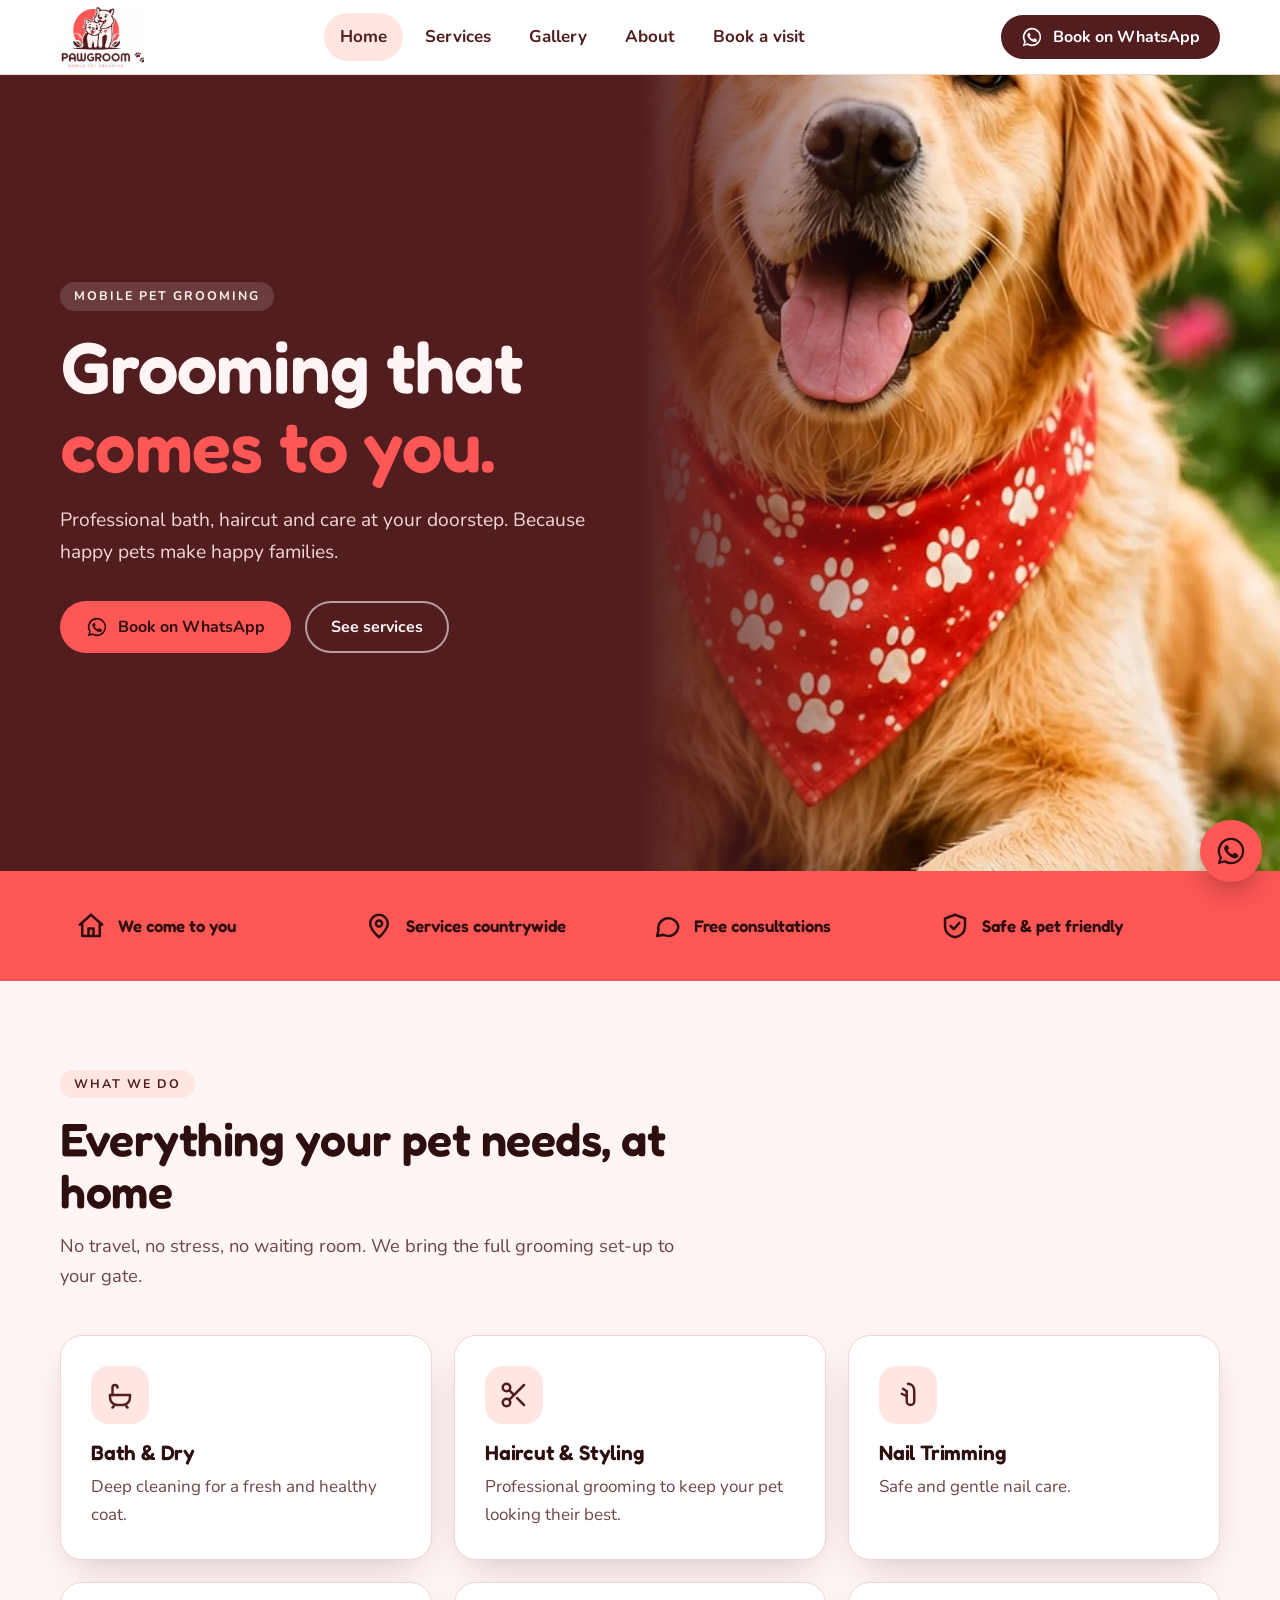
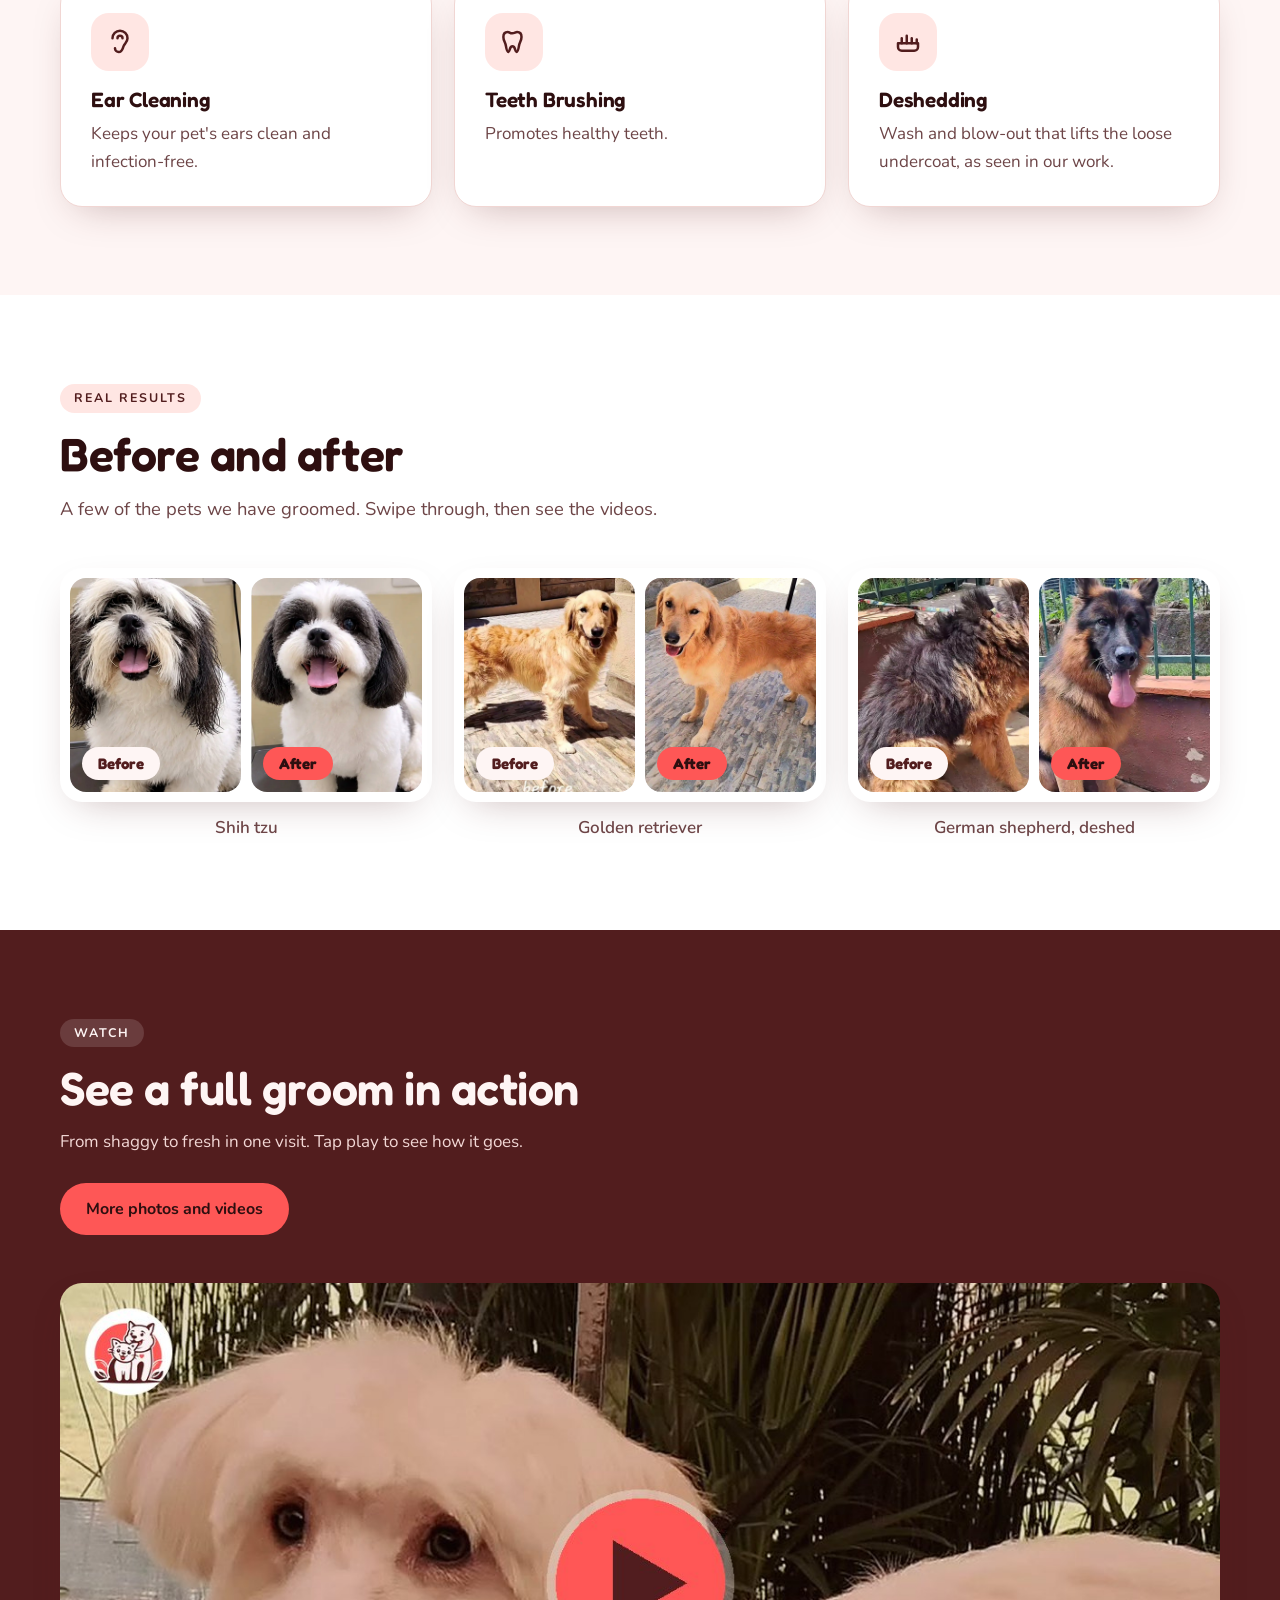
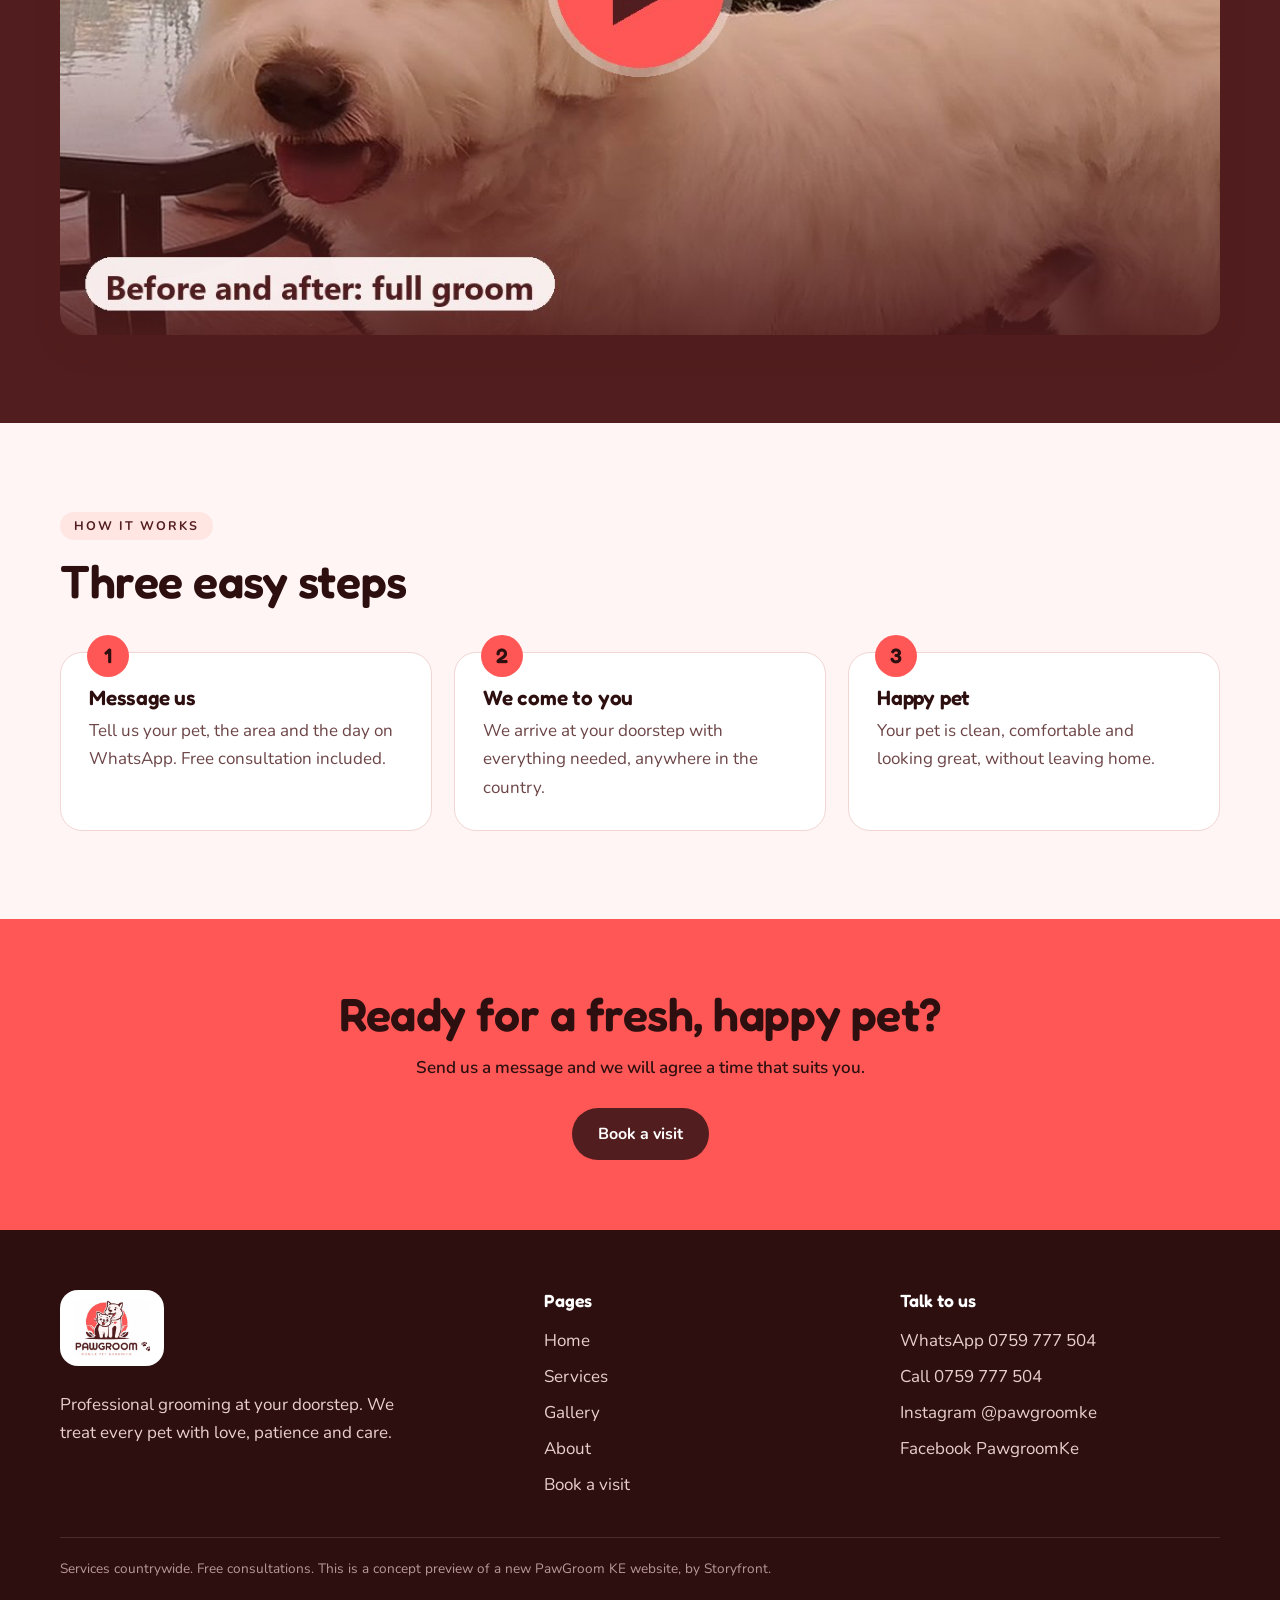
<file: index.html>
<!doctype html>
<html lang="en"><head><meta charset="utf-8"><meta name="viewport" content="width=device-width,initial-scale=1">
<title>PawGroom KE | Mobile pet grooming that comes to you</title><meta name="description" content="Professional mobile pet grooming at your doorstep. Bath, haircut, nails, ears and teeth. Services countrywide. Free consultations.">
<meta name="theme-color" content="#521D1E"><meta name="robots" content="noindex,nofollow">
<meta property="og:type" content="website"><meta property="og:site_name" content="PawGroom KE"><meta property="og:title" content="PawGroom KE | Mobile pet grooming that comes to you">
<meta property="og:description" content="Professional mobile pet grooming at your doorstep. Bath, haircut, nails, ears and teeth. Services countrywide. Free consultations."><meta property="og:image" content="https://storyfront-studio.github.io/pawgroom-ke/assets/img/og-card.jpg"><meta property="og:image:width" content="1200"><meta property="og:image:height" content="630">
<meta property="og:url" content="https://storyfront-studio.github.io/pawgroom-ke/"><meta name="twitter:card" content="summary_large_image"><meta name="twitter:image" content="https://storyfront-studio.github.io/pawgroom-ke/assets/img/og-card.jpg">
<link rel="icon" type="image/png" sizes="32x32" href="assets/img/favicon-32.png"><link rel="apple-touch-icon" href="assets/img/favicon-180.png">
<link rel="preconnect" href="https://fonts.googleapis.com"><link rel="preconnect" href="https://fonts.gstatic.com" crossorigin>
<link href="https://fonts.googleapis.com/css2?family=Fredoka:wght@500;600&family=Nunito:wght@400;600;700&display=swap" rel="stylesheet">
<link rel="stylesheet" href="assets/css/style.css"></head><body>
<header class="hdr"><div class="wrap"><a class="brand" href="index.html" aria-label="PawGroom KE home"><img src="assets/img/logo-full.png" alt="PawGroom Mobile Pet Grooming"></a>
<nav class="nav" id="nav" aria-label="Main"><a href="index.html" class="on" aria-current="page">Home</a><a href="services.html">Services</a><a href="gallery.html">Gallery</a><a href="about.html">About</a><a href="book.html">Book a visit</a></nav>
<a class="btn btn-mar" href="https://wa.me/254759777504?text=Hi%20PawGroom%2C%20I%20would%20like%20to%20book%20a%20grooming%20visit." target="_blank" rel="noopener"><svg viewBox="0 0 24 24" fill="currentColor"><path d="M12 2a10 10 0 0 0-8.6 15.1L2 22l5-1.3A10 10 0 1 0 12 2zm0 18.2a8.2 8.2 0 0 1-4.2-1.2l-.3-.2-3 .8.8-2.9-.2-.3A8.2 8.2 0 1 1 12 20.200zm4.5-6.1c-.2-.1-1.500-.7-1.700-.8s-.4-.1-.6.100-.7.8-.8 1-.3.2-.5.1a6.700 6.700 0 0 1-3.300-2.900c-.3-.4.300-.4.800-1.400.1-.2 0-.3 0-.5l-.8-1.800c-.2-.5-.4-.4-.6-.4h-.5a1 1 0 0 0-.7.300 3 3 0 0 0-.9 2.200 5.200 5.200 0 0 0 1.100 2.800 11.800 11.800 0 0 0 4.500 4c1.700.7 2.300.8 3.100.7a2.600 2.600 0 0 0 1.700-1.200 2.100 2.100 0 0 0 .1-1.200c-.1-.1-.2-.2-.5-.3z"/></svg> Book on WhatsApp</a>
<button class="burger" aria-label="Menu" aria-expanded="false"><span></span><span></span><span></span></button></div></header>

<section class="hero"><div class="wrap"><div class="in"><span class="eyebrow">Mobile pet grooming</span>
<h1>Grooming that <span>comes to you.</span></h1>
<p>Professional bath, haircut and care at your doorstep. Because happy pets make happy families.</p>
<div class="cta"><a class="btn btn-cor" href="https://wa.me/254759777504?text=Hi%20PawGroom%2C%20I%20would%20like%20to%20book%20a%20grooming%20visit." target="_blank" rel="noopener"><svg viewBox="0 0 24 24" fill="currentColor"><path d="M12 2a10 10 0 0 0-8.6 15.1L2 22l5-1.3A10 10 0 1 0 12 2zm0 18.2a8.2 8.2 0 0 1-4.2-1.2l-.3-.2-3 .8.8-2.9-.2-.3A8.2 8.2 0 1 1 12 20.200zm4.5-6.1c-.2-.1-1.500-.7-1.700-.8s-.4-.1-.6.100-.7.8-.8 1-.3.2-.5.1a6.700 6.700 0 0 1-3.300-2.900c-.3-.4.300-.4.800-1.400.1-.2 0-.3 0-.5l-.8-1.800c-.2-.5-.4-.4-.6-.4h-.5a1 1 0 0 0-.7.300 3 3 0 0 0-.9 2.200 5.200 5.200 0 0 0 1.100 2.800 11.800 11.800 0 0 0 4.500 4c1.700.7 2.300.8 3.100.7a2.600 2.600 0 0 0 1.700-1.200 2.100 2.100 0 0 0 .1-1.200c-.1-.1-.2-.2-.5-.3z"/></svg> Book on WhatsApp</a><a class="btn btn-out" href="services.html">See services</a></div></div></div></section>
<div class="strip"><div class="wrap"><div><svg viewBox="0 0 24 24" fill="none" stroke="currentColor" stroke-width="2" stroke-linecap="round" stroke-linejoin="round"><path d="M3 11l9-8 9 8"/><path d="M5 10v10h14V10"/><path d="M10 20v-6h4v6"/></svg>We come to you</div><div><svg viewBox="0 0 24 24" fill="none" stroke="currentColor" stroke-width="2" stroke-linecap="round" stroke-linejoin="round"><path d="M12 21s7-6 7-11a7 7 0 0 0-14 0c0 5 7 11 7 11z"/><circle cx="12" cy="10" r="2.500"/></svg>Services countrywide</div><div><svg viewBox="0 0 24 24" fill="none" stroke="currentColor" stroke-width="2" stroke-linecap="round" stroke-linejoin="round"><path d="M21 12a8 8 0 0 1-11.800 7L4 20l1.200-4.300A8 8 0 1 1 21 12z"/></svg>Free consultations</div><div><svg viewBox="0 0 24 24" fill="none" stroke="currentColor" stroke-width="2" stroke-linecap="round" stroke-linejoin="round"><path d="M12 3l8 3v6c0 5-3.500 8-8 9-4.500-1-8-4-8-9V6z"/><path d="M8.500 12l2.500 2.500 4.500-5"/></svg>Safe &amp; pet friendly</div></div></div>
<section><div class="wrap"><div class="head rv"><span class="eyebrow">What we do</span><h2>Everything your pet needs, at home</h2><p class="lede">No travel, no stress, no waiting room. We bring the full grooming set-up to your gate.</p></div>
<div class="grid3"><div class="card rv"><div class="ico"><svg viewBox="0 0 24 24" fill="none" stroke="currentColor" stroke-width="2" stroke-linecap="round" stroke-linejoin="round"><path d="M4 12h16v2a6 6 0 0 1-6 6h-4a6 6 0 0 1-6-6z"/><path d="M6 12V6a2 2 0 0 1 4 0"/><path d="M7 21l-1 1M17 21l1 1"/></svg></div><h3>Bath &amp; Dry</h3><p>Deep cleaning for a fresh and healthy coat.</p></div><div class="card rv"><div class="ico"><svg viewBox="0 0 24 24" fill="none" stroke="currentColor" stroke-width="2" stroke-linecap="round" stroke-linejoin="round"><circle cx="6" cy="6" r="3"/><circle cx="6" cy="18" r="3"/><path d="M20 4L8.100 15.900M14.500 14.500L20 20M8.100 8.100L12 12"/></svg></div><h3>Haircut &amp; Styling</h3><p>Professional grooming to keep your pet looking their best.</p></div><div class="card rv"><div class="ico"><svg viewBox="0 0 24 24" fill="none" stroke="currentColor" stroke-width="2" stroke-linecap="round" stroke-linejoin="round"><path d="M12 3c3 0 5 2.500 5 6v8a3 3 0 0 1-6 0V9"/><path d="M8 7l3 2M7 11l4 2"/></svg></div><h3>Nail Trimming</h3><p>Safe and gentle nail care.</p></div><div class="card rv"><div class="ico"><svg viewBox="0 0 24 24" fill="none" stroke="currentColor" stroke-width="2" stroke-linecap="round" stroke-linejoin="round"><path d="M6 9a6 6 0 0 1 12 0c0 3-2 4-3 6s-1 5-4 5a3 3 0 0 1-3-3"/><path d="M10 9a2 2 0 0 1 4 0"/></svg></div><h3>Ear Cleaning</h3><p>Keeps your pet's ears clean and infection-free.</p></div><div class="card rv"><div class="ico"><svg viewBox="0 0 24 24" fill="none" stroke="currentColor" stroke-width="2" stroke-linecap="round" stroke-linejoin="round"><path d="M7 4c-2 0-3.500 1.500-3.500 4 0 3 1.500 4 2 7s1 5 2 5 1-3 2-4 1.500-1 2.500 0 1 4 2 4 1.500-2 2-5 2-4 2-7c0-2.500-1.500-4-3.500-4-1.500 0-2 1-4 1S8.500 4 7 4z"/></svg></div><h3>Teeth Brushing</h3><p>Promotes healthy teeth.</p></div><div class="card rv"><div class="ico"><svg viewBox="0 0 24 24" fill="none" stroke="currentColor" stroke-width="2" stroke-linecap="round" stroke-linejoin="round"><path d="M4 13h16v3a3 3 0 0 1-3 3H7a3 3 0 0 1-3-3z"/><path d="M7 13V9M11 13V7M15 13V9M19 13v-3"/></svg></div><h3>Deshedding</h3><p>Wash and blow-out that lifts the loose undercoat, as seen in our work.</p></div></div></div></section>
<section class="alt"><div class="wrap"><div class="head rv"><span class="eyebrow">Real results</span><h2>Before and after</h2><p class="lede">A few of the pets we have groomed. Swipe through, then see the videos.</p></div>
<div class="bagrid"><div class="rv"><div class="ba"><figure><img src="assets/img/ba1-before.jpg" alt="Shih tzu before grooming" loading="lazy"><figcaption>Before</figcaption></figure><figure><img src="assets/img/ba1-after.jpg" alt="Shih tzu after grooming" loading="lazy"><figcaption>After</figcaption></figure></div><p class="bacap">Shih tzu</p></div><div class="rv"><div class="ba"><figure><img src="assets/img/ba2-before.jpg" alt="Golden retriever before grooming" loading="lazy"><figcaption>Before</figcaption></figure><figure><img src="assets/img/ba2-after.jpg" alt="Golden retriever after grooming" loading="lazy"><figcaption>After</figcaption></figure></div><p class="bacap">Golden retriever</p></div><div class="rv"><div class="ba"><figure><img src="assets/img/ba3-before.jpg" alt="German shepherd, deshed before grooming" loading="lazy"><figcaption>Before</figcaption></figure><figure><img src="assets/img/ba3-after.jpg" alt="German shepherd, deshed after grooming" loading="lazy"><figcaption>After</figcaption></figure></div><p class="bacap">German shepherd, deshed</p></div></div></div></section>
<section class="vband"><div class="wrap"><div class="rv"><span class="eyebrow" style="background:rgba(254,245,244,.14);color:#FEF5F4">Watch</span><h2>See a full groom in action</h2><p>From shaggy to fresh in one visit. Tap play to see how it goes.</p><a class="btn btn-cor" href="gallery.html">More photos and videos</a></div>
<div class="vc rv wide" data-play><video preload="none" playsinline poster="assets/media/v1.jpg"><source src="assets/media/v1.mp4" type="video/mp4"></video><span class="sr" style="position:absolute;left:-9999px">Before and after full groom video</span></div></div></section>
<section><div class="wrap"><div class="head rv"><span class="eyebrow">How it works</span><h2>Three easy steps</h2></div>
<div class="steps"><div class="step rv"><h3>Message us</h3><p>Tell us your pet, the area and the day on WhatsApp. Free consultation included.</p></div>
<div class="step rv"><h3>We come to you</h3><p>We arrive at your doorstep with everything needed, anywhere in the country.</p></div>
<div class="step rv"><h3>Happy pet</h3><p>Your pet is clean, comfortable and looking great, without leaving home.</p></div></div></div></section>
<section class="band"><div class="wrap rv"><h2>Ready for a fresh, happy pet?</h2><p>Send us a message and we will agree a time that suits you.</p><a class="btn btn-mar" href="book.html">Book a visit</a></div></section>

<footer class="ftr"><div class="wrap"><div class="cols"><div><span class="bd"><img src="assets/img/logo-full.png" alt="PawGroom"></span><p style="margin-top:16px;max-width:36ch">Professional grooming at your doorstep. We treat every pet with love, patience and care.</p></div>
<div><h4>Pages</h4><a href="index.html">Home</a><a href="services.html">Services</a><a href="gallery.html">Gallery</a><a href="about.html">About</a><a href="book.html">Book a visit</a></div><div><h4>Talk to us</h4><a href="https://wa.me/254759777504?text=Hi%20PawGroom%2C%20I%20would%20like%20to%20book%20a%20grooming%20visit." target="_blank" rel="noopener">WhatsApp 0759 777 504</a><a href="tel:+254759777504">Call 0759 777 504</a><a href="https://www.instagram.com/pawgroomke/" target="_blank" rel="noopener">Instagram @pawgroomke</a><a href="https://www.facebook.com/PawgroomKe" target="_blank" rel="noopener">Facebook PawgroomKe</a></div></div>
<small>Services countrywide. Free consultations. This is a concept preview of a new PawGroom KE website, by Storyfront.</small></div></footer>
<a class="wafab" href="https://wa.me/254759777504?text=Hi%20PawGroom%2C%20I%20would%20like%20to%20book%20a%20grooming%20visit." target="_blank" rel="noopener" aria-label="Chat on WhatsApp"><svg viewBox="0 0 24 24" fill="currentColor"><path d="M12 2a10 10 0 0 0-8.6 15.1L2 22l5-1.3A10 10 0 1 0 12 2zm0 18.2a8.2 8.2 0 0 1-4.2-1.2l-.3-.2-3 .8.8-2.9-.2-.3A8.2 8.2 0 1 1 12 20.200zm4.5-6.1c-.2-.1-1.500-.7-1.700-.8s-.4-.1-.6.100-.7.8-.8 1-.3.2-.5.1a6.700 6.700 0 0 1-3.300-2.900c-.3-.4.300-.4.800-1.400.1-.2 0-.3 0-.5l-.8-1.800c-.2-.5-.4-.4-.6-.4h-.5a1 1 0 0 0-.7.300 3 3 0 0 0-.9 2.200 5.200 5.200 0 0 0 1.100 2.800 11.800 11.800 0 0 0 4.500 4c1.700.7 2.300.8 3.100.7a2.600 2.600 0 0 0 1.700-1.200 2.100 2.100 0 0 0 .1-1.200c-.1-.1-.2-.2-.5-.3z"/></svg></a>
<script src="assets/js/main.js"></script></body></html>
</file>
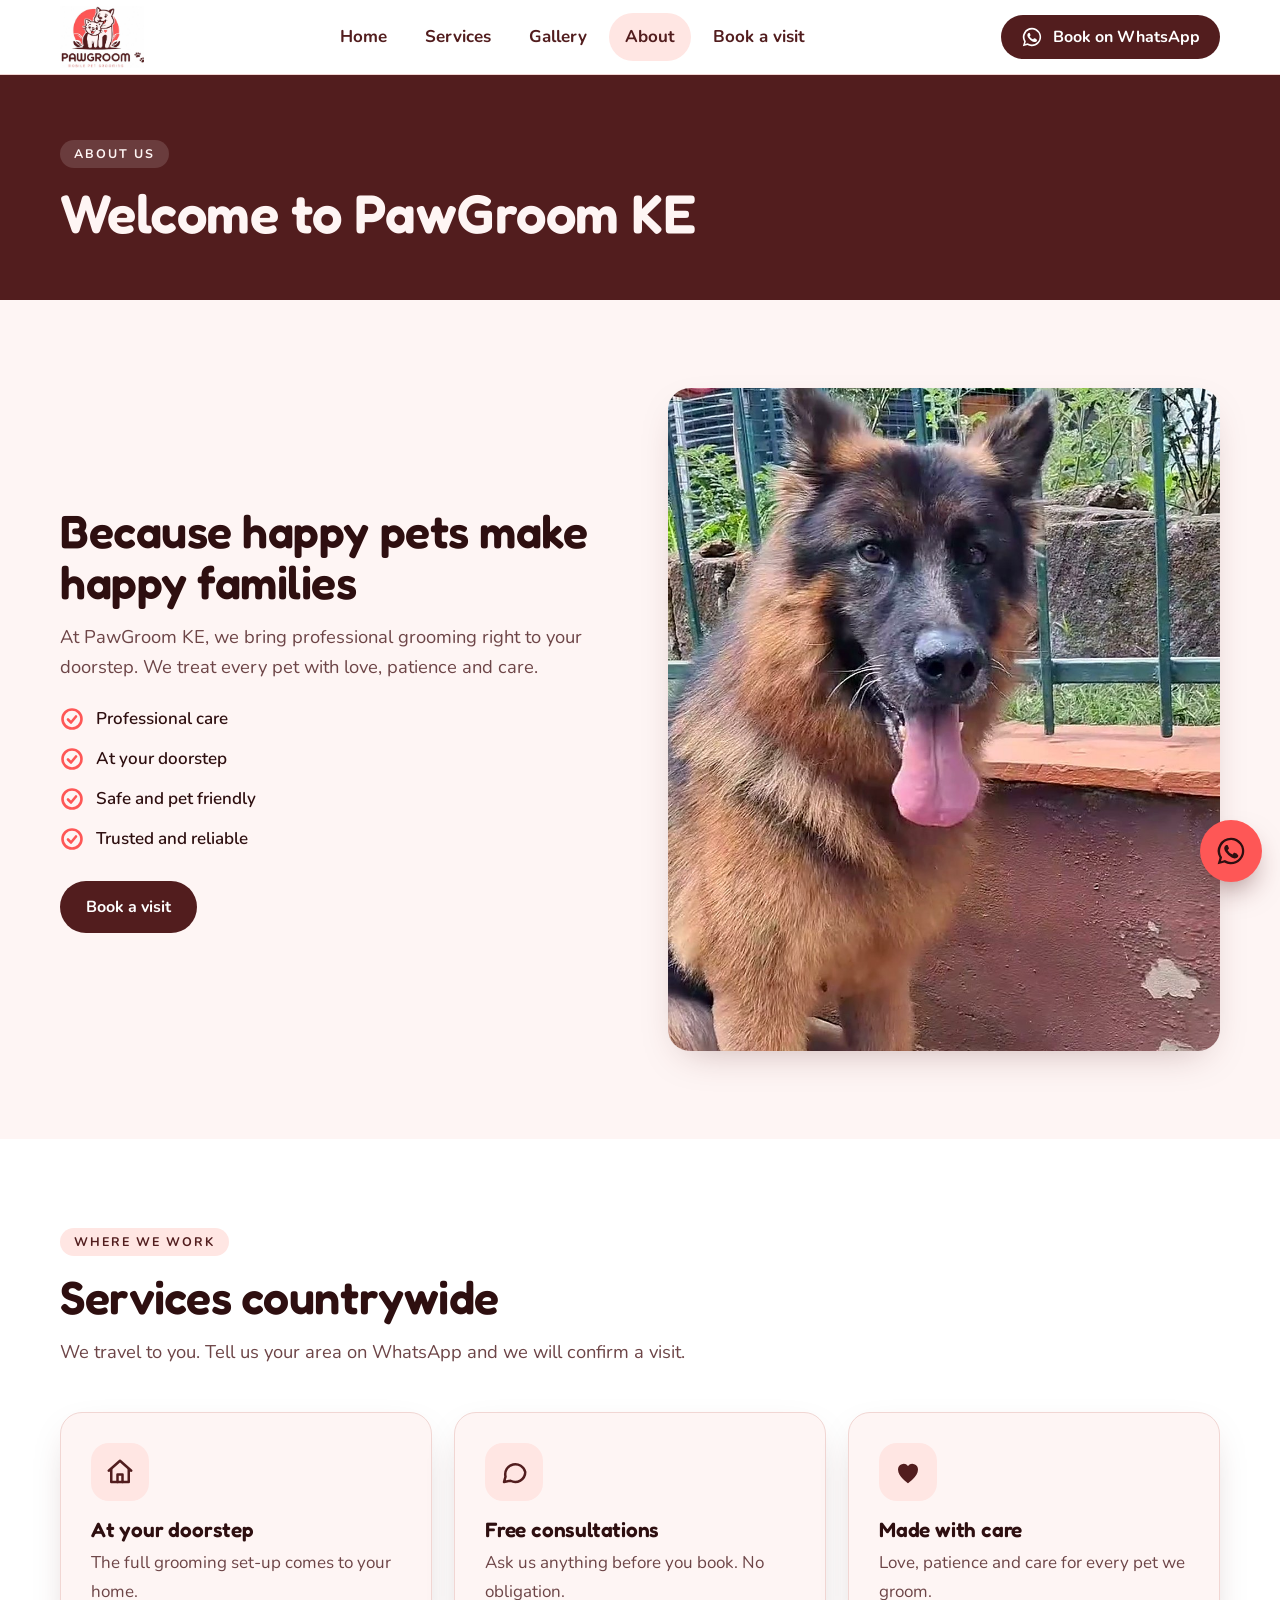
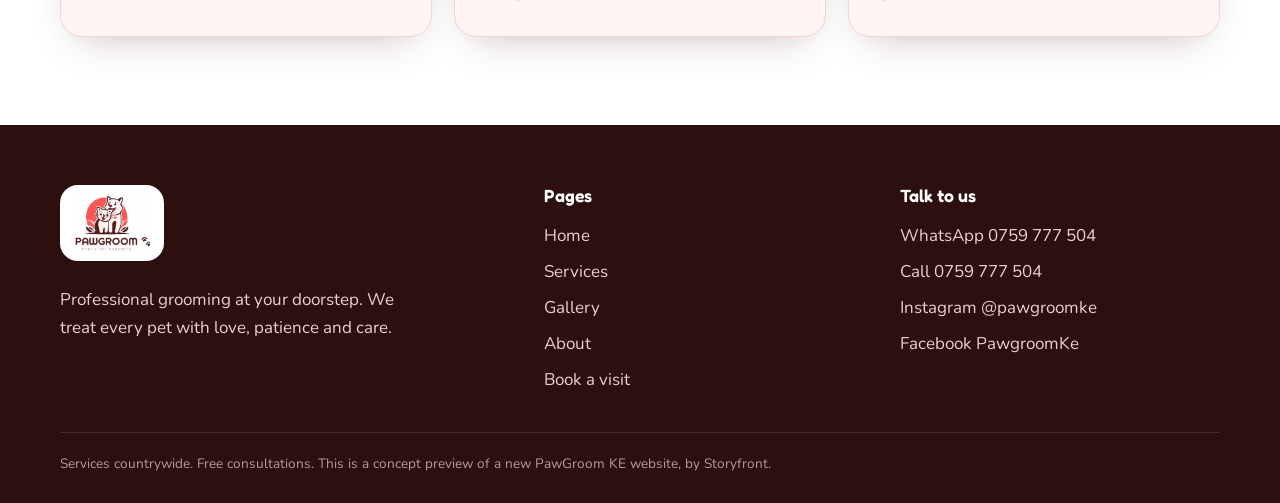
<file: about.html>
<!doctype html>
<html lang="en"><head><meta charset="utf-8"><meta name="viewport" content="width=device-width,initial-scale=1">
<title>About | PawGroom KE</title><meta name="description" content="PawGroom KE brings professional grooming to your doorstep with love, patience and care.">
<meta name="theme-color" content="#521D1E"><meta name="robots" content="noindex,nofollow">
<meta property="og:type" content="website"><meta property="og:site_name" content="PawGroom KE"><meta property="og:title" content="About | PawGroom KE">
<meta property="og:description" content="PawGroom KE brings professional grooming to your doorstep with love, patience and care."><meta property="og:image" content="https://storyfront-studio.github.io/pawgroom-ke/assets/img/og-card.jpg"><meta property="og:image:width" content="1200"><meta property="og:image:height" content="630">
<meta property="og:url" content="https://storyfront-studio.github.io/pawgroom-ke/about.html"><meta name="twitter:card" content="summary_large_image"><meta name="twitter:image" content="https://storyfront-studio.github.io/pawgroom-ke/assets/img/og-card.jpg">
<link rel="icon" type="image/png" sizes="32x32" href="assets/img/favicon-32.png"><link rel="apple-touch-icon" href="assets/img/favicon-180.png">
<link rel="preconnect" href="https://fonts.googleapis.com"><link rel="preconnect" href="https://fonts.gstatic.com" crossorigin>
<link href="https://fonts.googleapis.com/css2?family=Fredoka:wght@500;600&family=Nunito:wght@400;600;700&display=swap" rel="stylesheet">
<link rel="stylesheet" href="assets/css/style.css"></head><body>
<header class="hdr"><div class="wrap"><a class="brand" href="index.html" aria-label="PawGroom KE home"><img src="assets/img/logo-full.png" alt="PawGroom Mobile Pet Grooming"></a>
<nav class="nav" id="nav" aria-label="Main"><a href="index.html">Home</a><a href="services.html">Services</a><a href="gallery.html">Gallery</a><a href="about.html" class="on" aria-current="page">About</a><a href="book.html">Book a visit</a></nav>
<a class="btn btn-mar" href="https://wa.me/254759777504?text=Hi%20PawGroom%2C%20I%20would%20like%20to%20book%20a%20grooming%20visit." target="_blank" rel="noopener"><svg viewBox="0 0 24 24" fill="currentColor"><path d="M12 2a10 10 0 0 0-8.6 15.1L2 22l5-1.3A10 10 0 1 0 12 2zm0 18.2a8.2 8.2 0 0 1-4.2-1.2l-.3-.2-3 .8.8-2.9-.2-.3A8.2 8.2 0 1 1 12 20.200zm4.5-6.1c-.2-.1-1.500-.7-1.700-.8s-.4-.1-.6.100-.7.8-.8 1-.3.2-.5.1a6.700 6.700 0 0 1-3.300-2.900c-.3-.4.300-.4.800-1.400.1-.2 0-.3 0-.5l-.8-1.800c-.2-.5-.4-.4-.6-.4h-.5a1 1 0 0 0-.7.300 3 3 0 0 0-.9 2.200 5.200 5.200 0 0 0 1.100 2.800 11.800 11.800 0 0 0 4.500 4c1.700.7 2.300.8 3.100.7a2.600 2.600 0 0 0 1.700-1.200 2.100 2.100 0 0 0 .1-1.200c-.1-.1-.2-.2-.5-.3z"/></svg> Book on WhatsApp</a>
<button class="burger" aria-label="Menu" aria-expanded="false"><span></span><span></span><span></span></button></div></header>

<div class="pagehead"><div class="wrap"><span class="eyebrow" style="background:rgba(254,245,244,.14);color:#FEF5F4">About us</span><h1>Welcome to PawGroom KE</h1></div></div>
<section><div class="wrap split"><div class="rv"><h2>Because happy pets make happy families</h2>
<p class="lede">At PawGroom KE, we bring professional grooming right to your doorstep. We treat every pet with love, patience and care.</p>
<ul class="ticks"><li><svg viewBox="0 0 24 24" fill="none" stroke="currentColor" stroke-width="2.600" stroke-linecap="round" stroke-linejoin="round"><circle cx="12" cy="12" r="9.500"/><path d="M8 12.500l3 3 5-6"/></svg>Professional care</li><li><svg viewBox="0 0 24 24" fill="none" stroke="currentColor" stroke-width="2.600" stroke-linecap="round" stroke-linejoin="round"><circle cx="12" cy="12" r="9.500"/><path d="M8 12.500l3 3 5-6"/></svg>At your doorstep</li><li><svg viewBox="0 0 24 24" fill="none" stroke="currentColor" stroke-width="2.600" stroke-linecap="round" stroke-linejoin="round"><circle cx="12" cy="12" r="9.500"/><path d="M8 12.500l3 3 5-6"/></svg>Safe and pet friendly</li><li><svg viewBox="0 0 24 24" fill="none" stroke="currentColor" stroke-width="2.600" stroke-linecap="round" stroke-linejoin="round"><circle cx="12" cy="12" r="9.500"/><path d="M8 12.500l3 3 5-6"/></svg>Trusted and reliable</li></ul>
<a class="btn btn-mar" href="book.html">Book a visit</a></div><img class="rv" src="assets/img/about.jpg" alt="Groomed German shepherd" loading="lazy"></div></section>
<section class="alt"><div class="wrap"><div class="head rv"><span class="eyebrow">Where we work</span><h2>Services countrywide</h2><p class="lede">We travel to you. Tell us your area on WhatsApp and we will confirm a visit.</p></div>
<div class="grid3"><div class="card rv"><div class="ico"><svg viewBox="0 0 24 24" fill="none" stroke="currentColor" stroke-width="2" stroke-linecap="round" stroke-linejoin="round"><path d="M3 11l9-8 9 8"/><path d="M5 10v10h14V10"/><path d="M10 20v-6h4v6"/></svg></div><h3>At your doorstep</h3><p>The full grooming set-up comes to your home.</p></div>
<div class="card rv"><div class="ico"><svg viewBox="0 0 24 24" fill="none" stroke="currentColor" stroke-width="2" stroke-linecap="round" stroke-linejoin="round"><path d="M21 12a8 8 0 0 1-11.800 7L4 20l1.200-4.300A8 8 0 1 1 21 12z"/></svg></div><h3>Free consultations</h3><p>Ask us anything before you book. No obligation.</p></div>
<div class="card rv"><div class="ico"><svg viewBox="0 0 24 24" fill="currentColor"><path d="M12 21s-8-5.200-8-11a4.500 4.500 0 0 1 8-2.800A4.500 4.500 0 0 1 20 10c0 5.800-8 11-8 11z"/></svg></div><h3>Made with care</h3><p>Love, patience and care for every pet we groom.</p></div></div></div></section>

<footer class="ftr"><div class="wrap"><div class="cols"><div><span class="bd"><img src="assets/img/logo-full.png" alt="PawGroom"></span><p style="margin-top:16px;max-width:36ch">Professional grooming at your doorstep. We treat every pet with love, patience and care.</p></div>
<div><h4>Pages</h4><a href="index.html">Home</a><a href="services.html">Services</a><a href="gallery.html">Gallery</a><a href="about.html">About</a><a href="book.html">Book a visit</a></div><div><h4>Talk to us</h4><a href="https://wa.me/254759777504?text=Hi%20PawGroom%2C%20I%20would%20like%20to%20book%20a%20grooming%20visit." target="_blank" rel="noopener">WhatsApp 0759 777 504</a><a href="tel:+254759777504">Call 0759 777 504</a><a href="https://www.instagram.com/pawgroomke/" target="_blank" rel="noopener">Instagram @pawgroomke</a><a href="https://www.facebook.com/PawgroomKe" target="_blank" rel="noopener">Facebook PawgroomKe</a></div></div>
<small>Services countrywide. Free consultations. This is a concept preview of a new PawGroom KE website, by Storyfront.</small></div></footer>
<a class="wafab" href="https://wa.me/254759777504?text=Hi%20PawGroom%2C%20I%20would%20like%20to%20book%20a%20grooming%20visit." target="_blank" rel="noopener" aria-label="Chat on WhatsApp"><svg viewBox="0 0 24 24" fill="currentColor"><path d="M12 2a10 10 0 0 0-8.6 15.1L2 22l5-1.3A10 10 0 1 0 12 2zm0 18.2a8.2 8.2 0 0 1-4.2-1.2l-.3-.2-3 .8.8-2.9-.2-.3A8.2 8.2 0 1 1 12 20.200zm4.5-6.1c-.2-.1-1.500-.7-1.700-.8s-.4-.1-.6.100-.7.8-.8 1-.3.2-.5.1a6.700 6.700 0 0 1-3.300-2.900c-.3-.4.300-.4.800-1.400.1-.2 0-.3 0-.5l-.8-1.800c-.2-.5-.4-.4-.6-.4h-.5a1 1 0 0 0-.7.300 3 3 0 0 0-.9 2.200 5.200 5.200 0 0 0 1.100 2.800 11.800 11.800 0 0 0 4.500 4c1.700.7 2.300.8 3.100.7a2.600 2.600 0 0 0 1.700-1.200 2.100 2.100 0 0 0 .1-1.200c-.1-.1-.2-.2-.5-.3z"/></svg></a>
<script src="assets/js/main.js"></script></body></html>
</file>
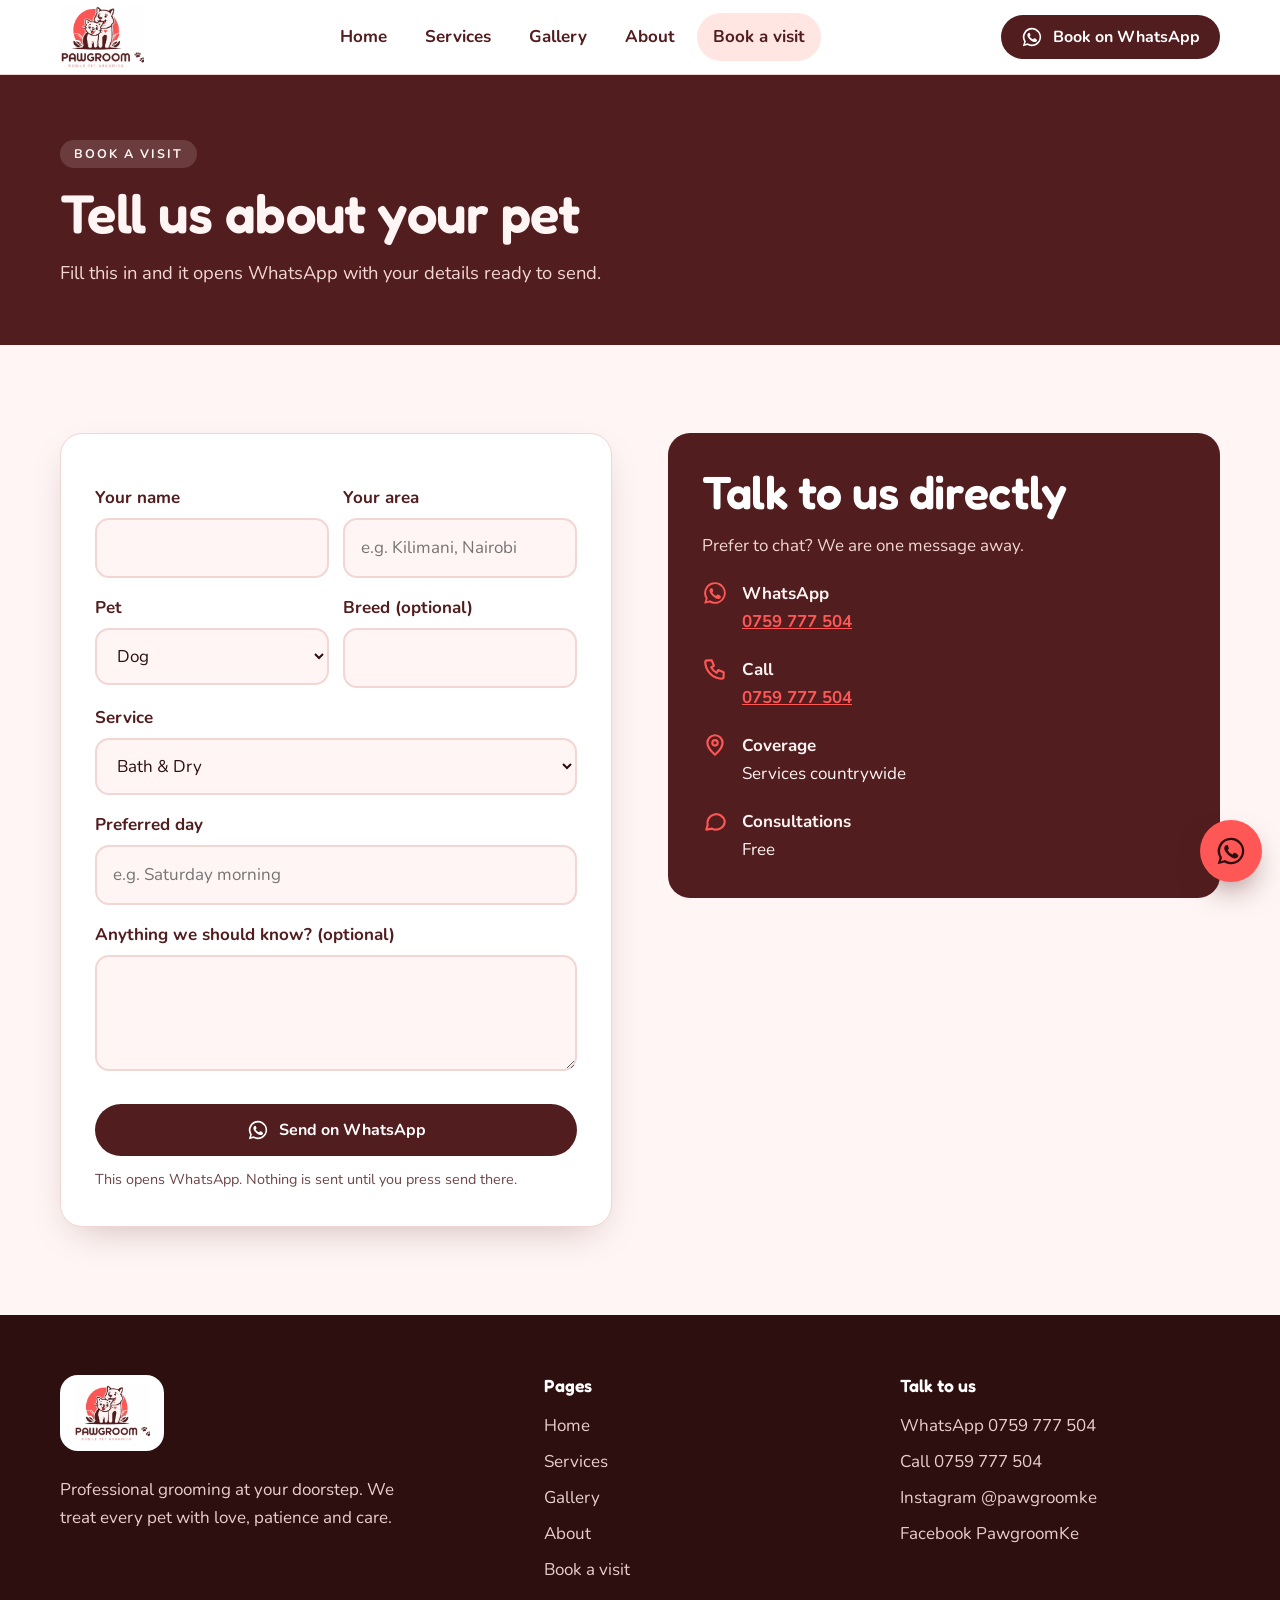
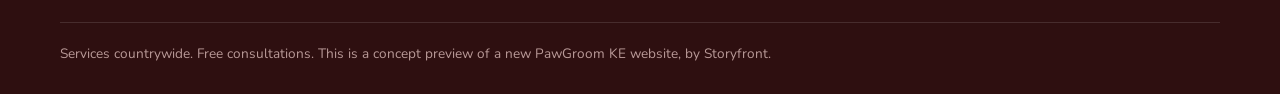
<file: book.html>
<!doctype html>
<html lang="en"><head><meta charset="utf-8"><meta name="viewport" content="width=device-width,initial-scale=1">
<title>Book a visit | PawGroom KE</title><meta name="description" content="Book a mobile grooming visit on WhatsApp. Tell us your pet, area and preferred day.">
<meta name="theme-color" content="#521D1E"><meta name="robots" content="noindex,nofollow">
<meta property="og:type" content="website"><meta property="og:site_name" content="PawGroom KE"><meta property="og:title" content="Book a visit | PawGroom KE">
<meta property="og:description" content="Book a mobile grooming visit on WhatsApp. Tell us your pet, area and preferred day."><meta property="og:image" content="https://storyfront-studio.github.io/pawgroom-ke/assets/img/og-card.jpg"><meta property="og:image:width" content="1200"><meta property="og:image:height" content="630">
<meta property="og:url" content="https://storyfront-studio.github.io/pawgroom-ke/book.html"><meta name="twitter:card" content="summary_large_image"><meta name="twitter:image" content="https://storyfront-studio.github.io/pawgroom-ke/assets/img/og-card.jpg">
<link rel="icon" type="image/png" sizes="32x32" href="assets/img/favicon-32.png"><link rel="apple-touch-icon" href="assets/img/favicon-180.png">
<link rel="preconnect" href="https://fonts.googleapis.com"><link rel="preconnect" href="https://fonts.gstatic.com" crossorigin>
<link href="https://fonts.googleapis.com/css2?family=Fredoka:wght@500;600&family=Nunito:wght@400;600;700&display=swap" rel="stylesheet">
<link rel="stylesheet" href="assets/css/style.css"></head><body>
<header class="hdr"><div class="wrap"><a class="brand" href="index.html" aria-label="PawGroom KE home"><img src="assets/img/logo-full.png" alt="PawGroom Mobile Pet Grooming"></a>
<nav class="nav" id="nav" aria-label="Main"><a href="index.html">Home</a><a href="services.html">Services</a><a href="gallery.html">Gallery</a><a href="about.html">About</a><a href="book.html" class="on" aria-current="page">Book a visit</a></nav>
<a class="btn btn-mar" href="https://wa.me/254759777504?text=Hi%20PawGroom%2C%20I%20would%20like%20to%20book%20a%20grooming%20visit." target="_blank" rel="noopener"><svg viewBox="0 0 24 24" fill="currentColor"><path d="M12 2a10 10 0 0 0-8.6 15.1L2 22l5-1.3A10 10 0 1 0 12 2zm0 18.2a8.2 8.2 0 0 1-4.2-1.2l-.3-.2-3 .8.8-2.9-.2-.3A8.2 8.2 0 1 1 12 20.200zm4.5-6.1c-.2-.1-1.500-.7-1.700-.8s-.4-.1-.6.100-.7.8-.8 1-.3.2-.5.1a6.700 6.700 0 0 1-3.300-2.900c-.3-.4.300-.4.800-1.400.1-.2 0-.3 0-.5l-.8-1.800c-.2-.5-.4-.4-.6-.4h-.5a1 1 0 0 0-.7.300 3 3 0 0 0-.9 2.200 5.200 5.200 0 0 0 1.100 2.800 11.800 11.800 0 0 0 4.500 4c1.700.7 2.300.8 3.100.7a2.600 2.600 0 0 0 1.700-1.200 2.100 2.100 0 0 0 .1-1.200c-.1-.1-.2-.2-.5-.3z"/></svg> Book on WhatsApp</a>
<button class="burger" aria-label="Menu" aria-expanded="false"><span></span><span></span><span></span></button></div></header>

<div class="pagehead"><div class="wrap"><span class="eyebrow" style="background:rgba(254,245,244,.14);color:#FEF5F4">Book a visit</span><h1>Tell us about your pet</h1><p class="lede" style="margin-top:14px">Fill this in and it opens WhatsApp with your details ready to send.</p></div></div>
<section><div class="wrap split" style="align-items:start"><form class="form rv" id="bf">
<div class="row2"><div><label for="n">Your name</label><input id="n" name="name" required autocomplete="name"></div><div><label for="a">Your area</label><input id="a" name="area" required placeholder="e.g. Kilimani, Nairobi"></div></div>
<div class="row2"><div><label for="p">Pet</label><select id="p" name="pet"><option>Dog</option><option>Cat</option><option>Other</option></select></div><div><label for="b">Breed (optional)</label><input id="b" name="breed"></div></div>
<label for="s">Service</label><select id="s" name="service"><option>Bath & Dry</option><option>Haircut & Styling</option><option>Nail Trimming</option><option>Ear Cleaning</option><option>Teeth Brushing</option><option>Deshedding</option><option>Not sure, advise me</option></select>
<label for="d">Preferred day</label><input id="d" name="day" placeholder="e.g. Saturday morning">
<label for="m">Anything we should know? (optional)</label><textarea id="m" name="msg" rows="3"></textarea>
<button class="btn btn-mar" type="submit"><svg viewBox="0 0 24 24" fill="currentColor"><path d="M12 2a10 10 0 0 0-8.6 15.1L2 22l5-1.3A10 10 0 1 0 12 2zm0 18.2a8.2 8.2 0 0 1-4.2-1.2l-.3-.2-3 .8.8-2.9-.2-.3A8.2 8.2 0 1 1 12 20.200zm4.5-6.1c-.2-.1-1.500-.7-1.700-.8s-.4-.1-.6.100-.7.8-.8 1-.3.2-.5.1a6.700 6.700 0 0 1-3.300-2.900c-.3-.4.300-.4.800-1.400.1-.2 0-.3 0-.5l-.8-1.800c-.2-.5-.4-.4-.6-.4h-.5a1 1 0 0 0-.7.300 3 3 0 0 0-.9 2.200 5.200 5.200 0 0 0 1.100 2.800 11.800 11.800 0 0 0 4.500 4c1.700.7 2.300.8 3.100.7a2.600 2.600 0 0 0 1.700-1.200 2.100 2.100 0 0 0 .1-1.200c-.1-.1-.2-.2-.5-.3z"/></svg> Send on WhatsApp</button><p class="note">This opens WhatsApp. Nothing is sent until you press send there.</p></form>
<div class="cbox rv"><h2 style="color:#fff">Talk to us directly</h2><p>Prefer to chat? We are one message away.</p>
<div class="li"><svg viewBox="0 0 24 24" fill="currentColor"><path d="M12 2a10 10 0 0 0-8.6 15.1L2 22l5-1.3A10 10 0 1 0 12 2zm0 18.2a8.2 8.2 0 0 1-4.2-1.2l-.3-.2-3 .8.8-2.9-.2-.3A8.2 8.2 0 1 1 12 20.200zm4.5-6.1c-.2-.1-1.500-.7-1.700-.8s-.4-.1-.6.100-.7.8-.8 1-.3.2-.5.1a6.700 6.700 0 0 1-3.300-2.900c-.3-.4.300-.4.800-1.400.1-.2 0-.3 0-.5l-.8-1.800c-.2-.5-.4-.4-.6-.4h-.5a1 1 0 0 0-.7.300 3 3 0 0 0-.9 2.200 5.200 5.200 0 0 0 1.100 2.800 11.800 11.800 0 0 0 4.500 4c1.700.7 2.300.8 3.100.7a2.600 2.600 0 0 0 1.700-1.200 2.100 2.100 0 0 0 .1-1.200c-.1-.1-.2-.2-.5-.3z"/></svg><div><b>WhatsApp</b><br><a href="https://wa.me/254759777504?text=Hi%20PawGroom%2C%20I%20would%20like%20to%20book%20a%20grooming%20visit." target="_blank" rel="noopener">0759 777 504</a></div></div>
<div class="li"><svg viewBox="0 0 24 24" fill="none" stroke="currentColor" stroke-width="2" stroke-linecap="round" stroke-linejoin="round"><path d="M5 4h4l2 5-2.500 1.500a11 11 0 0 0 5 5L15 13l5 2v4a2 2 0 0 1-2 2A16 16 0 0 1 3 6a2 2 0 0 1 2-2z"/></svg><div><b>Call</b><br><a href="tel:+254759777504">0759 777 504</a></div></div>
<div class="li"><svg viewBox="0 0 24 24" fill="none" stroke="currentColor" stroke-width="2" stroke-linecap="round" stroke-linejoin="round"><path d="M12 21s7-6 7-11a7 7 0 0 0-14 0c0 5 7 11 7 11z"/><circle cx="12" cy="10" r="2.500"/></svg><div><b>Coverage</b><br>Services countrywide</div></div>
<div class="li"><svg viewBox="0 0 24 24" fill="none" stroke="currentColor" stroke-width="2" stroke-linecap="round" stroke-linejoin="round"><path d="M21 12a8 8 0 0 1-11.800 7L4 20l1.200-4.300A8 8 0 1 1 21 12z"/></svg><div><b>Consultations</b><br>Free</div></div></div></div></section>

<footer class="ftr"><div class="wrap"><div class="cols"><div><span class="bd"><img src="assets/img/logo-full.png" alt="PawGroom"></span><p style="margin-top:16px;max-width:36ch">Professional grooming at your doorstep. We treat every pet with love, patience and care.</p></div>
<div><h4>Pages</h4><a href="index.html">Home</a><a href="services.html">Services</a><a href="gallery.html">Gallery</a><a href="about.html">About</a><a href="book.html">Book a visit</a></div><div><h4>Talk to us</h4><a href="https://wa.me/254759777504?text=Hi%20PawGroom%2C%20I%20would%20like%20to%20book%20a%20grooming%20visit." target="_blank" rel="noopener">WhatsApp 0759 777 504</a><a href="tel:+254759777504">Call 0759 777 504</a><a href="https://www.instagram.com/pawgroomke/" target="_blank" rel="noopener">Instagram @pawgroomke</a><a href="https://www.facebook.com/PawgroomKe" target="_blank" rel="noopener">Facebook PawgroomKe</a></div></div>
<small>Services countrywide. Free consultations. This is a concept preview of a new PawGroom KE website, by Storyfront.</small></div></footer>
<a class="wafab" href="https://wa.me/254759777504?text=Hi%20PawGroom%2C%20I%20would%20like%20to%20book%20a%20grooming%20visit." target="_blank" rel="noopener" aria-label="Chat on WhatsApp"><svg viewBox="0 0 24 24" fill="currentColor"><path d="M12 2a10 10 0 0 0-8.6 15.1L2 22l5-1.3A10 10 0 1 0 12 2zm0 18.2a8.2 8.2 0 0 1-4.2-1.2l-.3-.2-3 .8.8-2.9-.2-.3A8.2 8.2 0 1 1 12 20.200zm4.5-6.1c-.2-.1-1.500-.7-1.700-.8s-.4-.1-.6.100-.7.8-.8 1-.3.2-.5.1a6.700 6.700 0 0 1-3.300-2.900c-.3-.4.300-.4.800-1.400.1-.2 0-.3 0-.5l-.8-1.800c-.2-.5-.4-.4-.6-.4h-.5a1 1 0 0 0-.7.300 3 3 0 0 0-.9 2.200 5.200 5.200 0 0 0 1.100 2.800 11.800 11.800 0 0 0 4.500 4c1.700.7 2.300.8 3.100.7a2.600 2.600 0 0 0 1.700-1.200 2.100 2.100 0 0 0 .1-1.200c-.1-.1-.2-.2-.5-.3z"/></svg></a>
<script src="assets/js/main.js"></script></body></html>
</file>
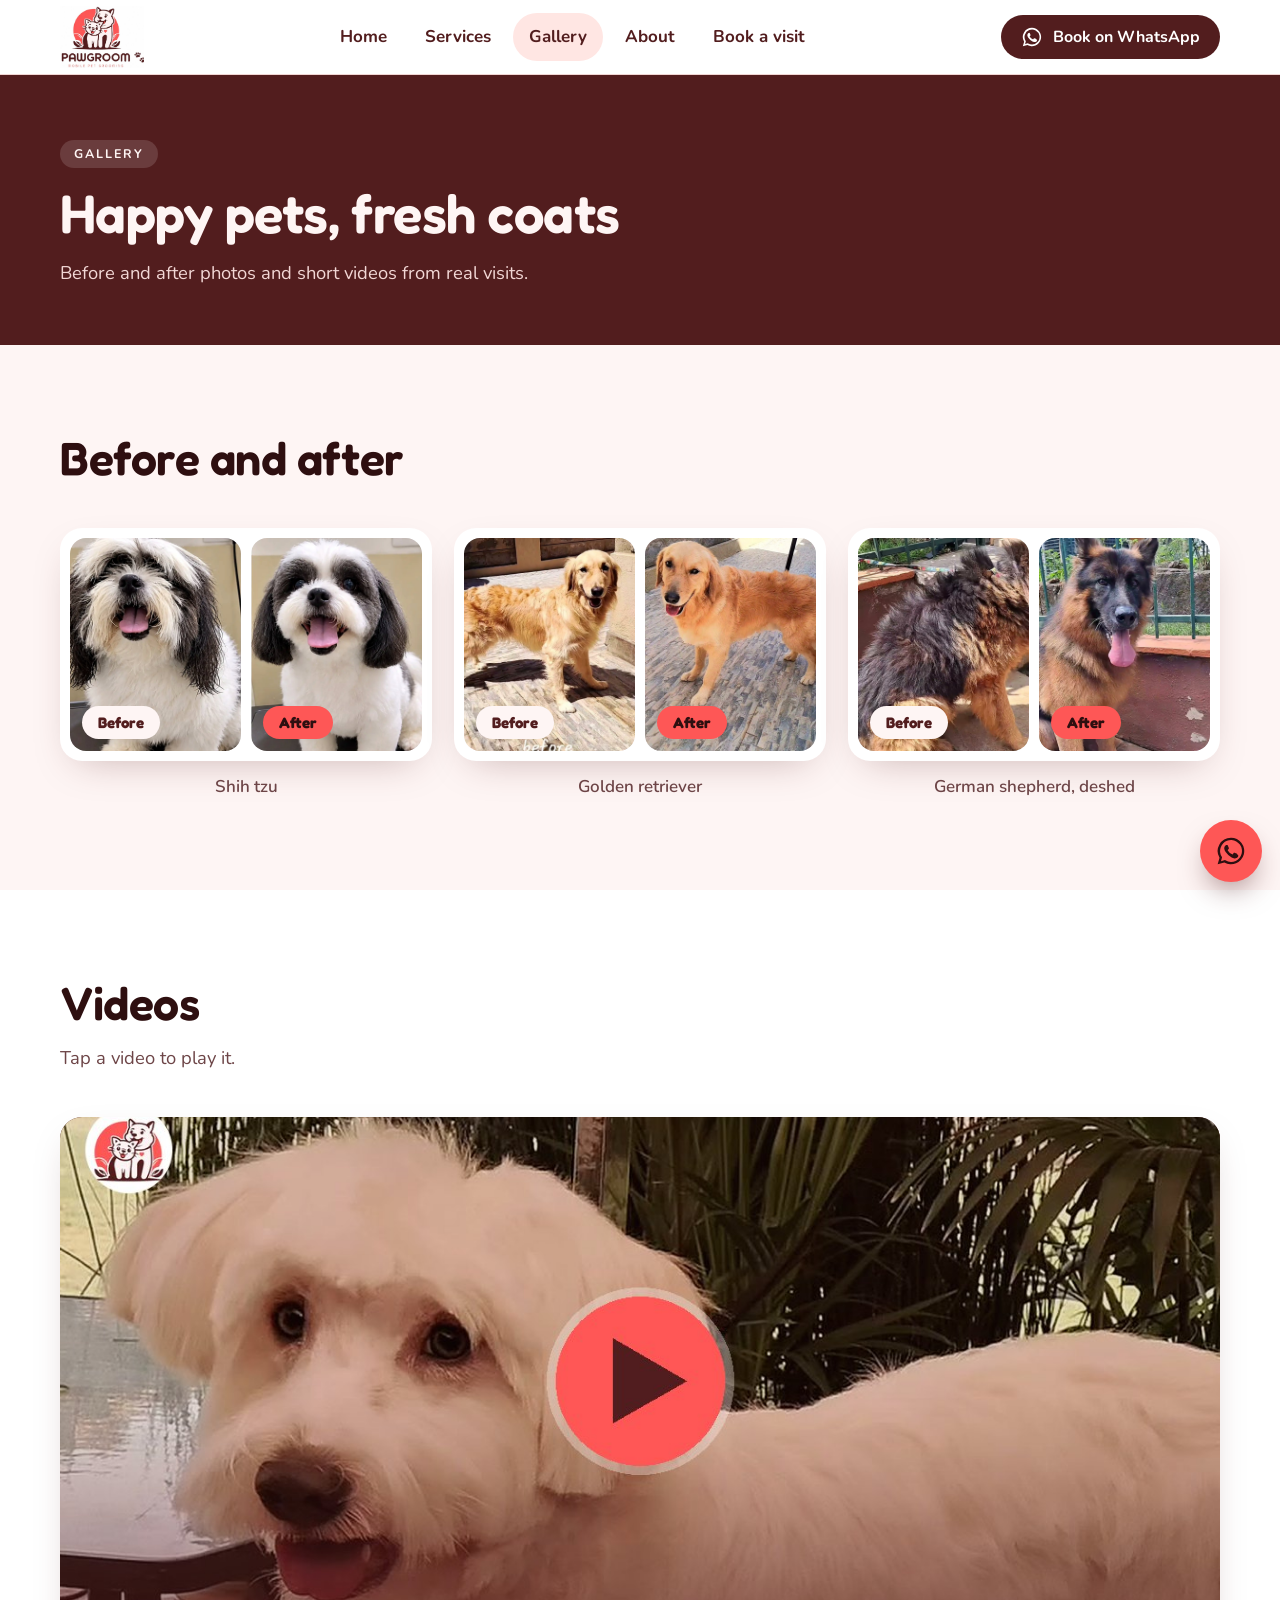
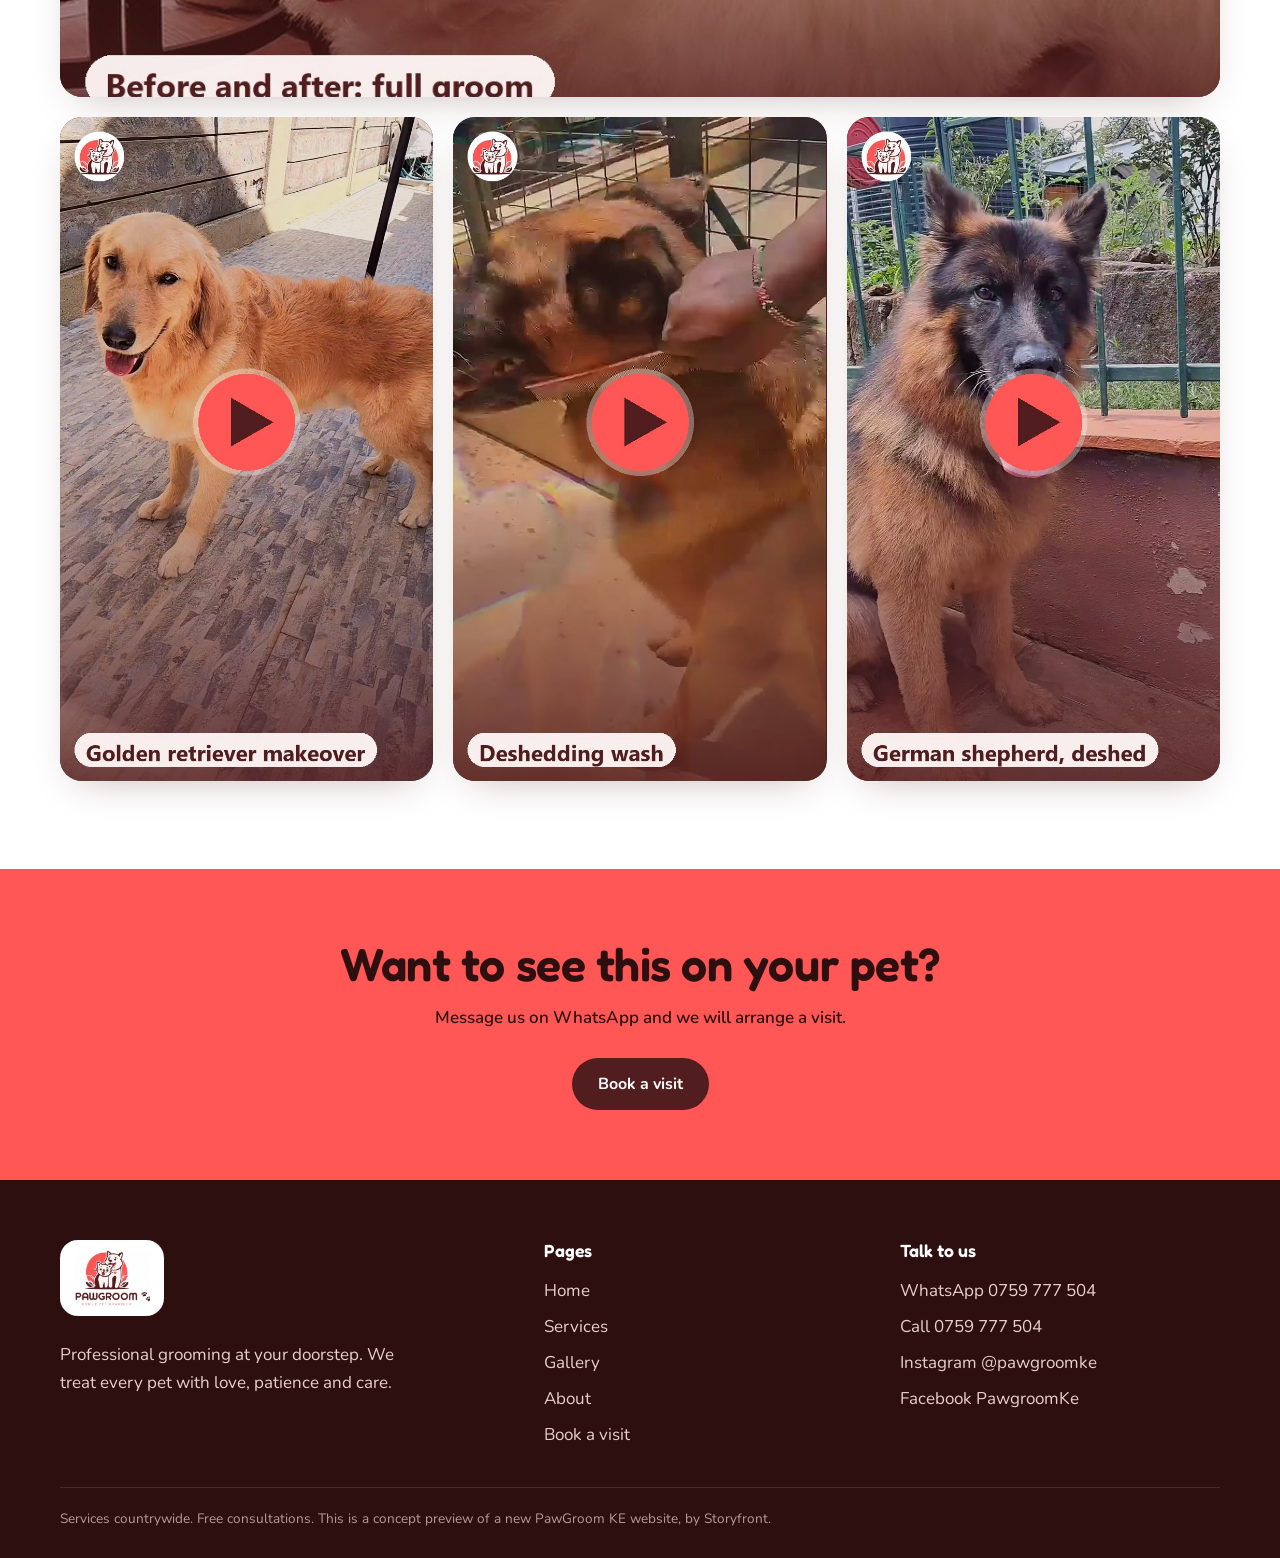
<file: gallery.html>
<!doctype html>
<html lang="en"><head><meta charset="utf-8"><meta name="viewport" content="width=device-width,initial-scale=1">
<title>Gallery | PawGroom KE</title><meta name="description" content="Before and after photos and videos of pets groomed by PawGroom KE.">
<meta name="theme-color" content="#521D1E"><meta name="robots" content="noindex,nofollow">
<meta property="og:type" content="website"><meta property="og:site_name" content="PawGroom KE"><meta property="og:title" content="Gallery | PawGroom KE">
<meta property="og:description" content="Before and after photos and videos of pets groomed by PawGroom KE."><meta property="og:image" content="https://storyfront-studio.github.io/pawgroom-ke/assets/img/og-card.jpg"><meta property="og:image:width" content="1200"><meta property="og:image:height" content="630">
<meta property="og:url" content="https://storyfront-studio.github.io/pawgroom-ke/gallery.html"><meta name="twitter:card" content="summary_large_image"><meta name="twitter:image" content="https://storyfront-studio.github.io/pawgroom-ke/assets/img/og-card.jpg">
<link rel="icon" type="image/png" sizes="32x32" href="assets/img/favicon-32.png"><link rel="apple-touch-icon" href="assets/img/favicon-180.png">
<link rel="preconnect" href="https://fonts.googleapis.com"><link rel="preconnect" href="https://fonts.gstatic.com" crossorigin>
<link href="https://fonts.googleapis.com/css2?family=Fredoka:wght@500;600&family=Nunito:wght@400;600;700&display=swap" rel="stylesheet">
<link rel="stylesheet" href="assets/css/style.css"></head><body>
<header class="hdr"><div class="wrap"><a class="brand" href="index.html" aria-label="PawGroom KE home"><img src="assets/img/logo-full.png" alt="PawGroom Mobile Pet Grooming"></a>
<nav class="nav" id="nav" aria-label="Main"><a href="index.html">Home</a><a href="services.html">Services</a><a href="gallery.html" class="on" aria-current="page">Gallery</a><a href="about.html">About</a><a href="book.html">Book a visit</a></nav>
<a class="btn btn-mar" href="https://wa.me/254759777504?text=Hi%20PawGroom%2C%20I%20would%20like%20to%20book%20a%20grooming%20visit." target="_blank" rel="noopener"><svg viewBox="0 0 24 24" fill="currentColor"><path d="M12 2a10 10 0 0 0-8.6 15.1L2 22l5-1.3A10 10 0 1 0 12 2zm0 18.2a8.2 8.2 0 0 1-4.2-1.2l-.3-.2-3 .8.8-2.9-.2-.3A8.2 8.2 0 1 1 12 20.200zm4.5-6.1c-.2-.1-1.500-.7-1.700-.8s-.4-.1-.6.100-.7.8-.8 1-.3.2-.5.1a6.700 6.700 0 0 1-3.300-2.900c-.3-.4.300-.4.800-1.400.1-.2 0-.3 0-.5l-.8-1.800c-.2-.5-.4-.4-.6-.4h-.5a1 1 0 0 0-.7.300 3 3 0 0 0-.9 2.200 5.200 5.200 0 0 0 1.100 2.800 11.800 11.800 0 0 0 4.500 4c1.700.7 2.300.8 3.100.7a2.600 2.600 0 0 0 1.700-1.200 2.100 2.100 0 0 0 .1-1.200c-.1-.1-.2-.2-.5-.3z"/></svg> Book on WhatsApp</a>
<button class="burger" aria-label="Menu" aria-expanded="false"><span></span><span></span><span></span></button></div></header>

<div class="pagehead"><div class="wrap"><span class="eyebrow" style="background:rgba(254,245,244,.14);color:#FEF5F4">Gallery</span><h1>Happy pets, fresh coats</h1><p class="lede" style="margin-top:14px">Before and after photos and short videos from real visits.</p></div></div>
<section><div class="wrap"><div class="head rv"><h2>Before and after</h2></div><div class="bagrid"><div class="rv"><div class="ba"><figure><img src="assets/img/ba1-before.jpg" alt="Shih tzu before grooming" loading="lazy"><figcaption>Before</figcaption></figure><figure><img src="assets/img/ba1-after.jpg" alt="Shih tzu after grooming" loading="lazy"><figcaption>After</figcaption></figure></div><p class="bacap">Shih tzu</p></div><div class="rv"><div class="ba"><figure><img src="assets/img/ba2-before.jpg" alt="Golden retriever before grooming" loading="lazy"><figcaption>Before</figcaption></figure><figure><img src="assets/img/ba2-after.jpg" alt="Golden retriever after grooming" loading="lazy"><figcaption>After</figcaption></figure></div><p class="bacap">Golden retriever</p></div><div class="rv"><div class="ba"><figure><img src="assets/img/ba3-before.jpg" alt="German shepherd, deshed before grooming" loading="lazy"><figcaption>Before</figcaption></figure><figure><img src="assets/img/ba3-after.jpg" alt="German shepherd, deshed after grooming" loading="lazy"><figcaption>After</figcaption></figure></div><p class="bacap">German shepherd, deshed</p></div></div></div></section>
<section class="alt"><div class="wrap"><div class="head rv"><h2>Videos</h2><p class="lede">Tap a video to play it.</p></div>
<div class="vgrid"><div class="vc rv wide" data-play><video preload="none" playsinline poster="assets/media/v1.jpg"><source src="assets/media/v1.mp4" type="video/mp4"></video><span class="sr" style="position:absolute;left:-9999px">Full groom</span></div><div class="vc rv" data-play><video preload="none" playsinline poster="assets/media/v2.jpg"><source src="assets/media/v2.mp4" type="video/mp4"></video><span class="sr" style="position:absolute;left:-9999px">Golden retriever</span></div><div class="vc rv" data-play><video preload="none" playsinline poster="assets/media/v3.jpg"><source src="assets/media/v3.mp4" type="video/mp4"></video><span class="sr" style="position:absolute;left:-9999px">Deshedding wash</span></div><div class="vc rv" data-play><video preload="none" playsinline poster="assets/media/v4.jpg"><source src="assets/media/v4.mp4" type="video/mp4"></video><span class="sr" style="position:absolute;left:-9999px">German shepherd</span></div></div></div></section>
<section class="band"><div class="wrap rv"><h2>Want to see this on your pet?</h2><p>Message us on WhatsApp and we will arrange a visit.</p><a class="btn btn-mar" href="book.html">Book a visit</a></div></section>

<footer class="ftr"><div class="wrap"><div class="cols"><div><span class="bd"><img src="assets/img/logo-full.png" alt="PawGroom"></span><p style="margin-top:16px;max-width:36ch">Professional grooming at your doorstep. We treat every pet with love, patience and care.</p></div>
<div><h4>Pages</h4><a href="index.html">Home</a><a href="services.html">Services</a><a href="gallery.html">Gallery</a><a href="about.html">About</a><a href="book.html">Book a visit</a></div><div><h4>Talk to us</h4><a href="https://wa.me/254759777504?text=Hi%20PawGroom%2C%20I%20would%20like%20to%20book%20a%20grooming%20visit." target="_blank" rel="noopener">WhatsApp 0759 777 504</a><a href="tel:+254759777504">Call 0759 777 504</a><a href="https://www.instagram.com/pawgroomke/" target="_blank" rel="noopener">Instagram @pawgroomke</a><a href="https://www.facebook.com/PawgroomKe" target="_blank" rel="noopener">Facebook PawgroomKe</a></div></div>
<small>Services countrywide. Free consultations. This is a concept preview of a new PawGroom KE website, by Storyfront.</small></div></footer>
<a class="wafab" href="https://wa.me/254759777504?text=Hi%20PawGroom%2C%20I%20would%20like%20to%20book%20a%20grooming%20visit." target="_blank" rel="noopener" aria-label="Chat on WhatsApp"><svg viewBox="0 0 24 24" fill="currentColor"><path d="M12 2a10 10 0 0 0-8.6 15.1L2 22l5-1.3A10 10 0 1 0 12 2zm0 18.2a8.2 8.2 0 0 1-4.2-1.2l-.3-.2-3 .8.8-2.9-.2-.3A8.2 8.2 0 1 1 12 20.200zm4.5-6.1c-.2-.1-1.500-.7-1.700-.8s-.4-.1-.6.100-.7.8-.8 1-.3.2-.5.1a6.700 6.700 0 0 1-3.300-2.900c-.3-.4.300-.4.800-1.400.1-.2 0-.3 0-.5l-.8-1.800c-.2-.5-.4-.4-.6-.4h-.5a1 1 0 0 0-.7.300 3 3 0 0 0-.9 2.200 5.200 5.200 0 0 0 1.100 2.800 11.800 11.800 0 0 0 4.500 4c1.700.7 2.300.8 3.100.7a2.600 2.600 0 0 0 1.700-1.200 2.100 2.100 0 0 0 .1-1.200c-.1-.1-.2-.2-.5-.3z"/></svg></a>
<script src="assets/js/main.js"></script></body></html>
</file>
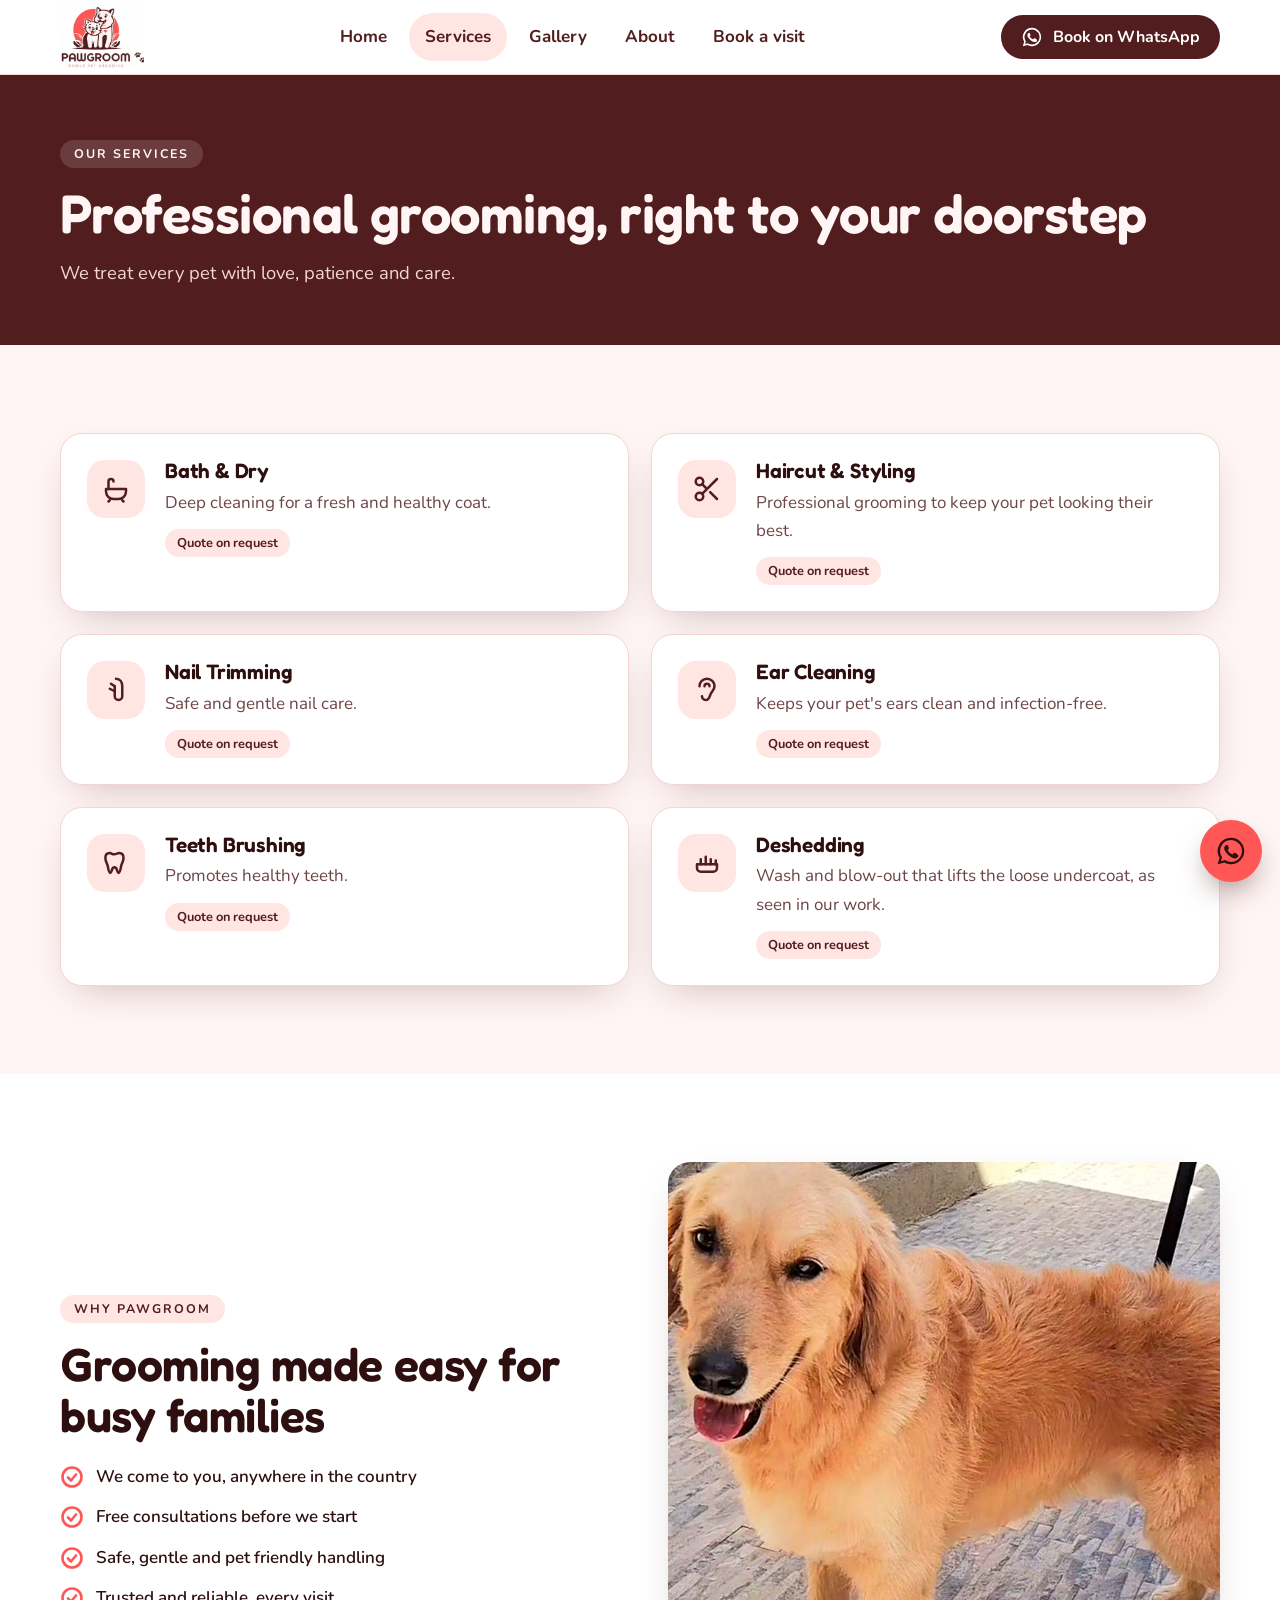
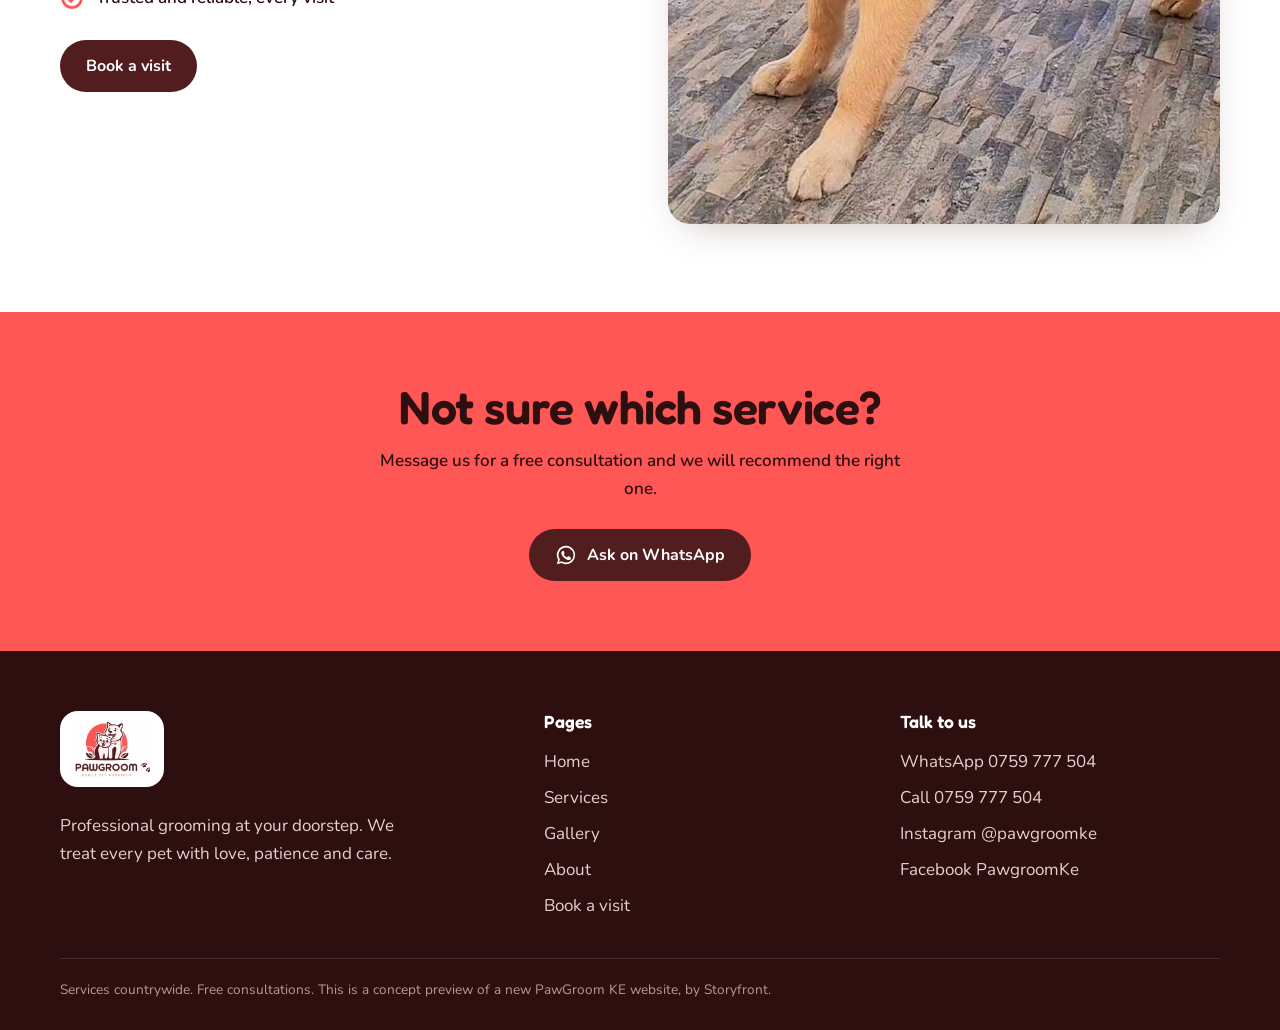
<file: services.html>
<!doctype html>
<html lang="en"><head><meta charset="utf-8"><meta name="viewport" content="width=device-width,initial-scale=1">
<title>Services | PawGroom KE</title><meta name="description" content="Bath and dry, haircut and styling, nail trimming, ear cleaning, teeth brushing and deshedding, at your doorstep.">
<meta name="theme-color" content="#521D1E"><meta name="robots" content="noindex,nofollow">
<meta property="og:type" content="website"><meta property="og:site_name" content="PawGroom KE"><meta property="og:title" content="Services | PawGroom KE">
<meta property="og:description" content="Bath and dry, haircut and styling, nail trimming, ear cleaning, teeth brushing and deshedding, at your doorstep."><meta property="og:image" content="https://storyfront-studio.github.io/pawgroom-ke/assets/img/og-card.jpg"><meta property="og:image:width" content="1200"><meta property="og:image:height" content="630">
<meta property="og:url" content="https://storyfront-studio.github.io/pawgroom-ke/services.html"><meta name="twitter:card" content="summary_large_image"><meta name="twitter:image" content="https://storyfront-studio.github.io/pawgroom-ke/assets/img/og-card.jpg">
<link rel="icon" type="image/png" sizes="32x32" href="assets/img/favicon-32.png"><link rel="apple-touch-icon" href="assets/img/favicon-180.png">
<link rel="preconnect" href="https://fonts.googleapis.com"><link rel="preconnect" href="https://fonts.gstatic.com" crossorigin>
<link href="https://fonts.googleapis.com/css2?family=Fredoka:wght@500;600&family=Nunito:wght@400;600;700&display=swap" rel="stylesheet">
<link rel="stylesheet" href="assets/css/style.css"></head><body>
<header class="hdr"><div class="wrap"><a class="brand" href="index.html" aria-label="PawGroom KE home"><img src="assets/img/logo-full.png" alt="PawGroom Mobile Pet Grooming"></a>
<nav class="nav" id="nav" aria-label="Main"><a href="index.html">Home</a><a href="services.html" class="on" aria-current="page">Services</a><a href="gallery.html">Gallery</a><a href="about.html">About</a><a href="book.html">Book a visit</a></nav>
<a class="btn btn-mar" href="https://wa.me/254759777504?text=Hi%20PawGroom%2C%20I%20would%20like%20to%20book%20a%20grooming%20visit." target="_blank" rel="noopener"><svg viewBox="0 0 24 24" fill="currentColor"><path d="M12 2a10 10 0 0 0-8.6 15.1L2 22l5-1.3A10 10 0 1 0 12 2zm0 18.2a8.2 8.2 0 0 1-4.2-1.2l-.3-.2-3 .8.8-2.9-.2-.3A8.2 8.2 0 1 1 12 20.200zm4.5-6.1c-.2-.1-1.500-.7-1.700-.8s-.4-.1-.6.100-.7.8-.8 1-.3.2-.5.1a6.700 6.700 0 0 1-3.300-2.900c-.3-.4.300-.4.800-1.400.1-.2 0-.3 0-.5l-.8-1.800c-.2-.5-.4-.4-.6-.4h-.5a1 1 0 0 0-.7.300 3 3 0 0 0-.9 2.200 5.200 5.200 0 0 0 1.100 2.800 11.800 11.800 0 0 0 4.500 4c1.700.7 2.300.8 3.100.7a2.600 2.600 0 0 0 1.700-1.200 2.100 2.100 0 0 0 .1-1.200c-.1-.1-.2-.2-.5-.3z"/></svg> Book on WhatsApp</a>
<button class="burger" aria-label="Menu" aria-expanded="false"><span></span><span></span><span></span></button></div></header>

<div class="pagehead"><div class="wrap"><span class="eyebrow" style="background:rgba(254,245,244,.14);color:#FEF5F4">Our services</span><h1>Professional grooming, right to your doorstep</h1><p class="lede" style="margin-top:14px">We treat every pet with love, patience and care.</p></div></div>
<section><div class="wrap"><div class="slist"><div class="srow rv"><div class="ico"><svg viewBox="0 0 24 24" fill="none" stroke="currentColor" stroke-width="2" stroke-linecap="round" stroke-linejoin="round"><path d="M4 12h16v2a6 6 0 0 1-6 6h-4a6 6 0 0 1-6-6z"/><path d="M6 12V6a2 2 0 0 1 4 0"/><path d="M7 21l-1 1M17 21l1 1"/></svg></div><div><h3>Bath &amp; Dry</h3><p>Deep cleaning for a fresh and healthy coat.</p><span class="tag">Quote on request</span></div></div><div class="srow rv"><div class="ico"><svg viewBox="0 0 24 24" fill="none" stroke="currentColor" stroke-width="2" stroke-linecap="round" stroke-linejoin="round"><circle cx="6" cy="6" r="3"/><circle cx="6" cy="18" r="3"/><path d="M20 4L8.100 15.900M14.500 14.500L20 20M8.100 8.100L12 12"/></svg></div><div><h3>Haircut &amp; Styling</h3><p>Professional grooming to keep your pet looking their best.</p><span class="tag">Quote on request</span></div></div><div class="srow rv"><div class="ico"><svg viewBox="0 0 24 24" fill="none" stroke="currentColor" stroke-width="2" stroke-linecap="round" stroke-linejoin="round"><path d="M12 3c3 0 5 2.500 5 6v8a3 3 0 0 1-6 0V9"/><path d="M8 7l3 2M7 11l4 2"/></svg></div><div><h3>Nail Trimming</h3><p>Safe and gentle nail care.</p><span class="tag">Quote on request</span></div></div><div class="srow rv"><div class="ico"><svg viewBox="0 0 24 24" fill="none" stroke="currentColor" stroke-width="2" stroke-linecap="round" stroke-linejoin="round"><path d="M6 9a6 6 0 0 1 12 0c0 3-2 4-3 6s-1 5-4 5a3 3 0 0 1-3-3"/><path d="M10 9a2 2 0 0 1 4 0"/></svg></div><div><h3>Ear Cleaning</h3><p>Keeps your pet's ears clean and infection-free.</p><span class="tag">Quote on request</span></div></div><div class="srow rv"><div class="ico"><svg viewBox="0 0 24 24" fill="none" stroke="currentColor" stroke-width="2" stroke-linecap="round" stroke-linejoin="round"><path d="M7 4c-2 0-3.500 1.500-3.500 4 0 3 1.500 4 2 7s1 5 2 5 1-3 2-4 1.500-1 2.500 0 1 4 2 4 1.500-2 2-5 2-4 2-7c0-2.500-1.500-4-3.500-4-1.500 0-2 1-4 1S8.500 4 7 4z"/></svg></div><div><h3>Teeth Brushing</h3><p>Promotes healthy teeth.</p><span class="tag">Quote on request</span></div></div><div class="srow rv"><div class="ico"><svg viewBox="0 0 24 24" fill="none" stroke="currentColor" stroke-width="2" stroke-linecap="round" stroke-linejoin="round"><path d="M4 13h16v3a3 3 0 0 1-3 3H7a3 3 0 0 1-3-3z"/><path d="M7 13V9M11 13V7M15 13V9M19 13v-3"/></svg></div><div><h3>Deshedding</h3><p>Wash and blow-out that lifts the loose undercoat, as seen in our work.</p><span class="tag">Quote on request</span></div></div></div></div></section>
<section class="alt"><div class="wrap split"><div class="rv"><span class="eyebrow">Why PawGroom</span><h2>Grooming made easy for busy families</h2>
<ul class="ticks"><li><svg viewBox="0 0 24 24" fill="none" stroke="currentColor" stroke-width="2.600" stroke-linecap="round" stroke-linejoin="round"><circle cx="12" cy="12" r="9.500"/><path d="M8 12.500l3 3 5-6"/></svg>We come to you, anywhere in the country</li><li><svg viewBox="0 0 24 24" fill="none" stroke="currentColor" stroke-width="2.600" stroke-linecap="round" stroke-linejoin="round"><circle cx="12" cy="12" r="9.500"/><path d="M8 12.500l3 3 5-6"/></svg>Free consultations before we start</li><li><svg viewBox="0 0 24 24" fill="none" stroke="currentColor" stroke-width="2.600" stroke-linecap="round" stroke-linejoin="round"><circle cx="12" cy="12" r="9.500"/><path d="M8 12.500l3 3 5-6"/></svg>Safe, gentle and pet friendly handling</li><li><svg viewBox="0 0 24 24" fill="none" stroke="currentColor" stroke-width="2.600" stroke-linecap="round" stroke-linejoin="round"><circle cx="12" cy="12" r="9.500"/><path d="M8 12.500l3 3 5-6"/></svg>Trusted and reliable, every visit</li></ul>
<a class="btn btn-mar" href="book.html">Book a visit</a></div><img class="rv" src="assets/img/still-golden.jpg" alt="Groomed golden retriever" loading="lazy"></div></section>
<section class="band"><div class="wrap rv"><h2>Not sure which service?</h2><p>Message us for a free consultation and we will recommend the right one.</p><a class="btn btn-mar" href="https://wa.me/254759777504?text=Hi%20PawGroom%2C%20I%20would%20like%20a%20free%20consultation." target="_blank" rel="noopener"><svg viewBox="0 0 24 24" fill="currentColor"><path d="M12 2a10 10 0 0 0-8.6 15.1L2 22l5-1.3A10 10 0 1 0 12 2zm0 18.2a8.2 8.2 0 0 1-4.2-1.2l-.3-.2-3 .8.8-2.9-.2-.3A8.2 8.2 0 1 1 12 20.200zm4.5-6.1c-.2-.1-1.500-.7-1.700-.8s-.4-.1-.6.100-.7.8-.8 1-.3.2-.5.1a6.700 6.700 0 0 1-3.300-2.900c-.3-.4.300-.4.800-1.400.1-.2 0-.3 0-.5l-.8-1.800c-.2-.5-.4-.4-.6-.4h-.5a1 1 0 0 0-.7.300 3 3 0 0 0-.9 2.200 5.200 5.200 0 0 0 1.100 2.800 11.800 11.800 0 0 0 4.500 4c1.700.7 2.300.8 3.100.7a2.600 2.600 0 0 0 1.700-1.200 2.100 2.100 0 0 0 .1-1.200c-.1-.1-.2-.2-.5-.3z"/></svg> Ask on WhatsApp</a></div></section>

<footer class="ftr"><div class="wrap"><div class="cols"><div><span class="bd"><img src="assets/img/logo-full.png" alt="PawGroom"></span><p style="margin-top:16px;max-width:36ch">Professional grooming at your doorstep. We treat every pet with love, patience and care.</p></div>
<div><h4>Pages</h4><a href="index.html">Home</a><a href="services.html">Services</a><a href="gallery.html">Gallery</a><a href="about.html">About</a><a href="book.html">Book a visit</a></div><div><h4>Talk to us</h4><a href="https://wa.me/254759777504?text=Hi%20PawGroom%2C%20I%20would%20like%20to%20book%20a%20grooming%20visit." target="_blank" rel="noopener">WhatsApp 0759 777 504</a><a href="tel:+254759777504">Call 0759 777 504</a><a href="https://www.instagram.com/pawgroomke/" target="_blank" rel="noopener">Instagram @pawgroomke</a><a href="https://www.facebook.com/PawgroomKe" target="_blank" rel="noopener">Facebook PawgroomKe</a></div></div>
<small>Services countrywide. Free consultations. This is a concept preview of a new PawGroom KE website, by Storyfront.</small></div></footer>
<a class="wafab" href="https://wa.me/254759777504?text=Hi%20PawGroom%2C%20I%20would%20like%20to%20book%20a%20grooming%20visit." target="_blank" rel="noopener" aria-label="Chat on WhatsApp"><svg viewBox="0 0 24 24" fill="currentColor"><path d="M12 2a10 10 0 0 0-8.6 15.1L2 22l5-1.3A10 10 0 1 0 12 2zm0 18.2a8.2 8.2 0 0 1-4.2-1.2l-.3-.2-3 .8.8-2.9-.2-.3A8.2 8.2 0 1 1 12 20.200zm4.5-6.1c-.2-.1-1.500-.7-1.700-.8s-.4-.1-.6.100-.7.8-.8 1-.3.2-.5.1a6.700 6.700 0 0 1-3.300-2.900c-.3-.4.300-.4.800-1.400.1-.2 0-.3 0-.5l-.8-1.800c-.2-.5-.4-.4-.6-.4h-.5a1 1 0 0 0-.7.300 3 3 0 0 0-.9 2.200 5.200 5.200 0 0 0 1.100 2.800 11.800 11.800 0 0 0 4.500 4c1.700.7 2.300.8 3.100.7a2.600 2.600 0 0 0 1.700-1.200 2.100 2.100 0 0 0 .1-1.200c-.1-.1-.2-.2-.5-.3z"/></svg></a>
<script src="assets/js/main.js"></script></body></html>
</file>
<file: assets/css/style.css>
:root{--mar:#521D1E;--cor:#FE5756;--blu:#FEF5F4;--dk:#2E0F10;--tint:#FFE6E3;--mut:#6D4547;--line:#F1D6D3;--white:#fff;
--r:22px;--sh:0 14px 40px -18px rgba(82,29,30,.35)}
*{box-sizing:border-box;margin:0;padding:0}html{scroll-behavior:smooth}
body{font:400 17px/1.65 'Nunito',system-ui,sans-serif;color:var(--dk);background:var(--blu);-webkit-font-smoothing:antialiased}
img,video{max-width:100%;display:block}a{color:inherit}
h1,h2,h3,.fr{font-family:'Fredoka','Nunito',system-ui,sans-serif;font-weight:600;line-height:1.1;letter-spacing:-.01em}
.wrap{width:min(1160px,100% - 40px);margin-inline:auto}
.eyebrow{display:inline-block;font:700 .78rem/1 'Nunito';letter-spacing:.16em;text-transform:uppercase;color:var(--mar);background:var(--tint);padding:8px 14px;border-radius:99px;margin-bottom:16px}
h1{font-size:clamp(2.5rem,6.2vw,4.5rem)}h2{font-size:clamp(1.9rem,4vw,2.9rem);margin-bottom:14px}h3{font-size:1.3rem}
.coral{color:var(--cor)}.lede{font-size:1.15rem;color:var(--mut);max-width:58ch}
/* header (solid, no backdrop-filter: it traps the fixed mobile menu) */
.hdr{position:sticky;top:0;z-index:50;background:#fff;border-bottom:1px solid var(--line)}
.hdr .wrap{display:flex;align-items:center;justify-content:space-between;height:74px;gap:16px}
.brand img{height:62px;width:auto}
.nav{display:flex;align-items:center;gap:6px}
.nav a{text-decoration:none;font-weight:700;padding:10px 16px;border-radius:99px;color:var(--mar)}
.nav a:hover,.nav a.on{background:var(--tint)}
.btn{display:inline-flex;align-items:center;gap:10px;font:700 1rem 'Nunito';text-decoration:none;border:0;border-radius:99px;padding:15px 26px;cursor:pointer;transition:transform .2s,box-shadow .2s;min-height:50px}
.btn:hover{transform:translateY(-2px);box-shadow:0 12px 26px -12px rgba(82,29,30,.6)}
.btn-mar{background:var(--mar);color:#fff}.btn-cor{background:var(--cor);color:var(--dk)}.btn-out{background:transparent;color:var(--mar);box-shadow:inset 0 0 0 2px var(--mar)}
.btn svg{width:22px;height:22px;flex:none}
.hdr .btn{padding:11px 20px;min-height:44px}
.burger{display:none;background:var(--tint);border:0;border-radius:14px;width:48px;height:48px;cursor:pointer;color:var(--mar)}
.burger span{display:block;width:22px;height:2.5px;background:currentColor;margin:5px auto;border-radius:3px;transition:.25s}
/* hero */
.hero{position:relative;overflow:hidden;background:var(--mar);color:var(--blu);isolation:isolate}
.hero::before{content:"";position:absolute;inset:0;background:url(../img/hero.jpg) right center/auto 100% no-repeat;z-index:-2}
.hero::after{content:"";position:absolute;inset:0;background:linear-gradient(90deg,var(--mar) 0%,var(--mar) 50%,rgba(82,29,30,.55) 60%,rgba(82,29,30,0) 72%);z-index:-1}
.hero .wrap{padding:84px 0 96px;min-height:620px;display:flex;align-items:center}
.hero .in{max-width:620px}
.hero .eyebrow{background:rgba(254,245,244,.14);color:var(--blu)}
.hero h1 span{color:var(--cor)}.hero p{font-size:1.2rem;color:#F2D7D5;margin:20px 0 32px;max-width:48ch}
.cta{display:flex;flex-wrap:wrap;gap:14px}
.hero .btn-out{color:var(--blu);box-shadow:inset 0 0 0 2px rgba(254,245,244,.6)}
.paw{position:absolute;right:4%;top:52px;width:70px;opacity:.9}
/* strip */
.strip{background:var(--cor);color:var(--dk)}
.strip .wrap{display:grid;grid-template-columns:repeat(4,1fr);gap:8px}
.strip div{display:flex;align-items:center;gap:12px;padding:20px 8px;font:600 1.05rem 'Fredoka'}
.strip svg{width:30px;height:30px;flex:none}
section{padding:88px 0}.alt{background:#fff}
.head{max-width:700px;margin-bottom:44px}
.grid3{display:grid;grid-template-columns:repeat(3,1fr);gap:22px}
.card{background:#fff;border-radius:var(--r);padding:30px;box-shadow:var(--sh);border:1px solid var(--line);transition:transform .25s}
.card:hover{transform:translateY(-4px)}.alt .card{background:var(--blu)}
.ico{width:58px;height:58px;border-radius:18px;background:var(--tint);color:var(--mar);display:grid;place-items:center;margin-bottom:18px}
.ico svg{width:30px;height:30px}
.card p{color:var(--mut);margin-top:8px}
/* before after */
.ba{display:grid;grid-template-columns:1fr 1fr;gap:10px;border-radius:var(--r);overflow:hidden;box-shadow:var(--sh);background:#fff;padding:10px}
.ba figure{position:relative;border-radius:16px;overflow:hidden;aspect-ratio:4/5}
.ba img{width:100%;height:100%;object-fit:cover}
.ba figcaption{position:absolute;left:12px;bottom:12px;background:var(--blu);color:var(--mar);font:700 .95rem 'Fredoka';padding:7px 16px;border-radius:99px}
.ba figure+figure figcaption{background:var(--cor);color:var(--dk)}
.bagrid{display:grid;grid-template-columns:repeat(3,1fr);gap:22px}
.bacap{text-align:center;color:var(--mut);margin-top:12px;font-weight:600}
/* video */
.vgrid{display:grid;grid-template-columns:repeat(3,1fr);gap:20px;align-items:start}
.vc{position:relative;border-radius:var(--r);overflow:hidden;box-shadow:var(--sh);background:var(--mar);cursor:pointer;aspect-ratio:9/16}
.vc.wide{grid-column:1/-1;aspect-ratio:2/1}
.vc video{position:absolute;inset:0;width:100%;height:100%;object-fit:cover}
.vc.go{cursor:default}
.vband{background:var(--mar);color:var(--blu)}
.vband .wrap{display:grid;grid-template-columns:1.05fr 1fr;gap:48px;align-items:center}
.vband .vc{aspect-ratio:16/9}.vband p{color:#F2D7D5;margin:14px 0 26px}
/* steps */
.steps{display:grid;grid-template-columns:repeat(3,1fr);gap:22px;counter-reset:s}
.step{position:relative;padding:34px 28px 28px;background:#fff;border-radius:var(--r);border:1px solid var(--line)}
.step::before{counter-increment:s;content:counter(s);position:absolute;top:-18px;left:26px;width:42px;height:42px;border-radius:50%;background:var(--cor);color:var(--dk);font:600 1.3rem/42px 'Fredoka';text-align:center}
.step p{color:var(--mut);margin-top:8px}
/* services list */
.slist{display:grid;grid-template-columns:repeat(2,1fr);gap:22px}
.srow{display:flex;gap:20px;background:#fff;border:1px solid var(--line);border-radius:var(--r);padding:26px;box-shadow:var(--sh)}
.srow .ico{flex:none;margin:0}.srow p{color:var(--mut);margin-top:6px}
.tag{display:inline-block;background:var(--tint);color:var(--mar);font:700 .8rem 'Nunito';padding:5px 12px;border-radius:99px;margin-top:12px}
.split{display:grid;grid-template-columns:1fr 1fr;gap:56px;align-items:center}
.split img{border-radius:var(--r);box-shadow:var(--sh);width:100%;aspect-ratio:5/6;object-fit:cover}
.ticks{list-style:none;margin:22px 0 28px;display:grid;gap:12px}
.ticks li{display:flex;gap:12px;align-items:flex-start;font-weight:600}
.ticks svg{width:24px;height:24px;color:var(--cor);flex:none;margin-top:2px}
/* form */
.form{background:#fff;border-radius:var(--r);padding:34px;box-shadow:var(--sh);border:1px solid var(--line)}
.form label{display:block;font-weight:700;margin:16px 0 6px;color:var(--mar)}
.form input,.form select,.form textarea{width:100%;font:inherit;padding:14px 16px;border:2px solid var(--line);border-radius:14px;background:var(--blu);color:var(--dk)}
.form input:focus,.form select:focus,.form textarea:focus{outline:0;border-color:var(--cor)}
.row2{display:grid;grid-template-columns:1fr 1fr;gap:14px}
.form .btn{width:100%;justify-content:center;margin-top:24px}
.note{font-size:.9rem;color:var(--mut);margin-top:12px}
.cbox{background:var(--mar);color:var(--blu);border-radius:var(--r);padding:34px}
.cbox p{color:#F2D7D5}.cbox a{color:var(--cor);font-weight:700}
.cbox .li{display:flex;gap:14px;margin-top:20px;align-items:flex-start}.cbox svg{width:26px;height:26px;color:var(--cor);flex:none}
/* cta band + footer */
.band{background:var(--cor);color:var(--dk);text-align:center;padding:70px 0}
.band h2{color:var(--dk)}.band p{max-width:52ch;margin:0 auto 26px;font-weight:600}
.ftr{background:var(--dk);color:#E8CFCD;padding:60px 0 28px}
.ftr .cols{display:grid;grid-template-columns:1.4fr 1fr 1fr;gap:36px}
.ftr .bd{background:#fff;border-radius:18px;padding:10px 14px;display:inline-block}.ftr .bd img{height:56px}
.ftr h4{font:600 1.1rem 'Fredoka';color:#fff;margin-bottom:12px}.ftr a{display:block;text-decoration:none;padding:4px 0}.ftr a:hover{color:var(--cor)}
.ftr small{display:block;margin-top:34px;padding-top:20px;border-top:1px solid rgba(255,255,255,.12);color:#B99A98;font-size:.85rem}
.wafab{position:fixed;right:18px;bottom:18px;z-index:60;background:var(--cor);color:var(--dk);width:62px;height:62px;border-radius:50%;display:grid;place-items:center;box-shadow:0 14px 30px -10px rgba(82,29,30,.6)}
.wafab svg{width:32px;height:32px}
.rv{opacity:0;transform:translateY(22px);transition:opacity .7s,transform .7s}.rv.in{opacity:1;transform:none}
.pagehead{background:var(--mar);color:var(--blu);padding:64px 0 56px}.pagehead .lede{color:#F2D7D5}.pagehead h1{font-size:clamp(2.2rem,5vw,3.4rem)}
@media(max-width:980px){.grid3,.bagrid,.steps{grid-template-columns:1fr 1fr}.vband .wrap,.split{grid-template-columns:1fr}.strip .wrap{grid-template-columns:1fr 1fr}.slist{grid-template-columns:1fr}.ftr .cols{grid-template-columns:1fr 1fr}}
@media(max-width:720px){
.burger{display:block}.hdr .btn{display:none}
.nav{position:fixed;inset:74px 0 0 0;background:#fff;flex-direction:column;align-items:stretch;padding:24px 20px;gap:6px;transform:translateY(-8px);opacity:0;pointer-events:none;transition:.25s;z-index:49}
.nav.open{opacity:1;transform:none;pointer-events:auto}.nav a{font-size:1.25rem;padding:16px 18px}
.burger.open span:nth-child(1){transform:translateY(7.5px) rotate(45deg)}.burger.open span:nth-child(2){opacity:0}.burger.open span:nth-child(3){transform:translateY(-7.5px) rotate(-45deg)}
.hero::before{background-size:cover;background-position:60% 25%}.hero::after{background:linear-gradient(180deg,rgba(82,29,30,.92) 0%,rgba(82,29,30,.78) 55%,rgba(82,29,30,.5) 100%)}
.hero .wrap{padding:56px 0 64px;min-height:0}.paw{display:none}
section{padding:60px 0}.grid3,.bagrid,.steps{grid-template-columns:1fr}.row2{grid-template-columns:1fr}.ftr .cols{grid-template-columns:1fr}
.vgrid{grid-template-columns:1fr;gap:16px}.vc{width:min(100%,340px);margin-inline:auto}.vc.wide{width:100%;aspect-ratio:16/10}.vband .vc{width:100%}.btn{width:100%;justify-content:center}.hdr .brand img{height:48px}
.strip div{font-size:.95rem;padding:16px 4px}.ba{padding:8px;gap:8px}
}
@media(prefers-reduced-motion:reduce){*{scroll-behavior:auto!important;transition:none!important}.rv{opacity:1;transform:none}}
</file>
